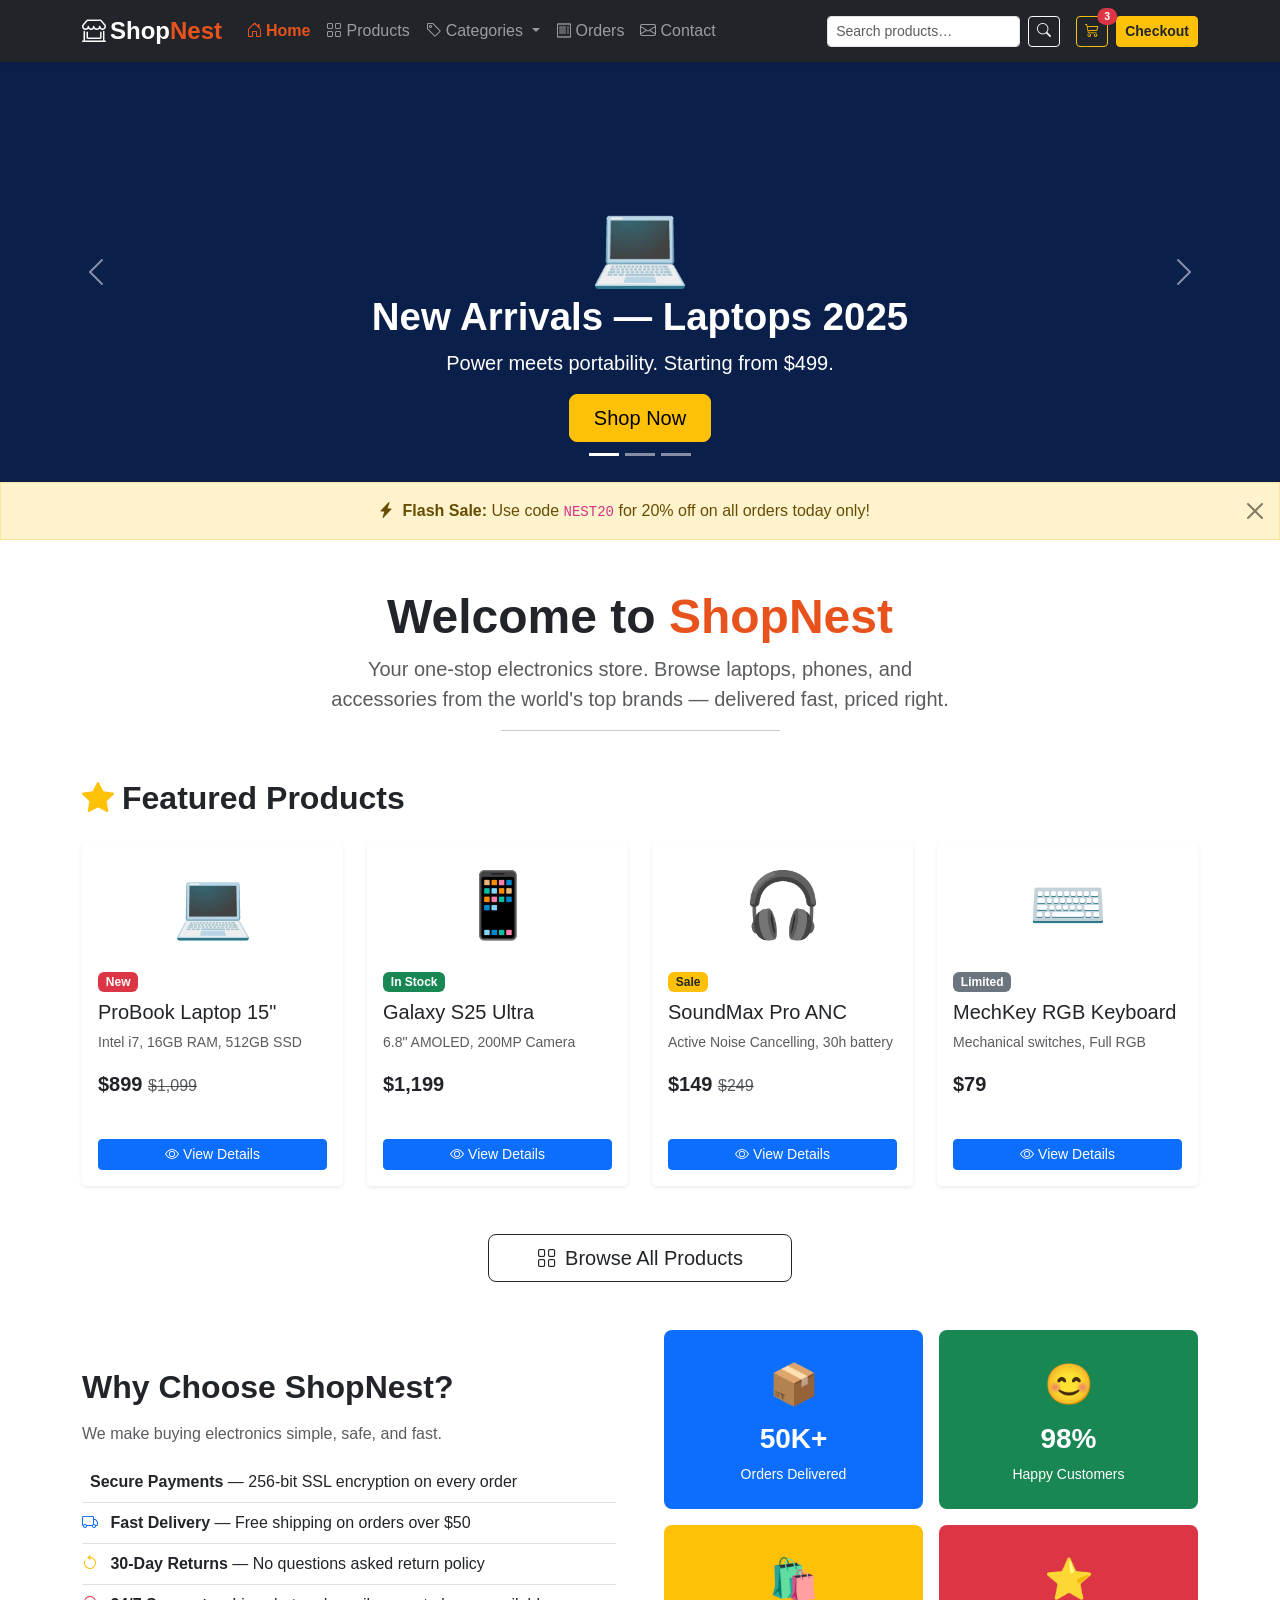
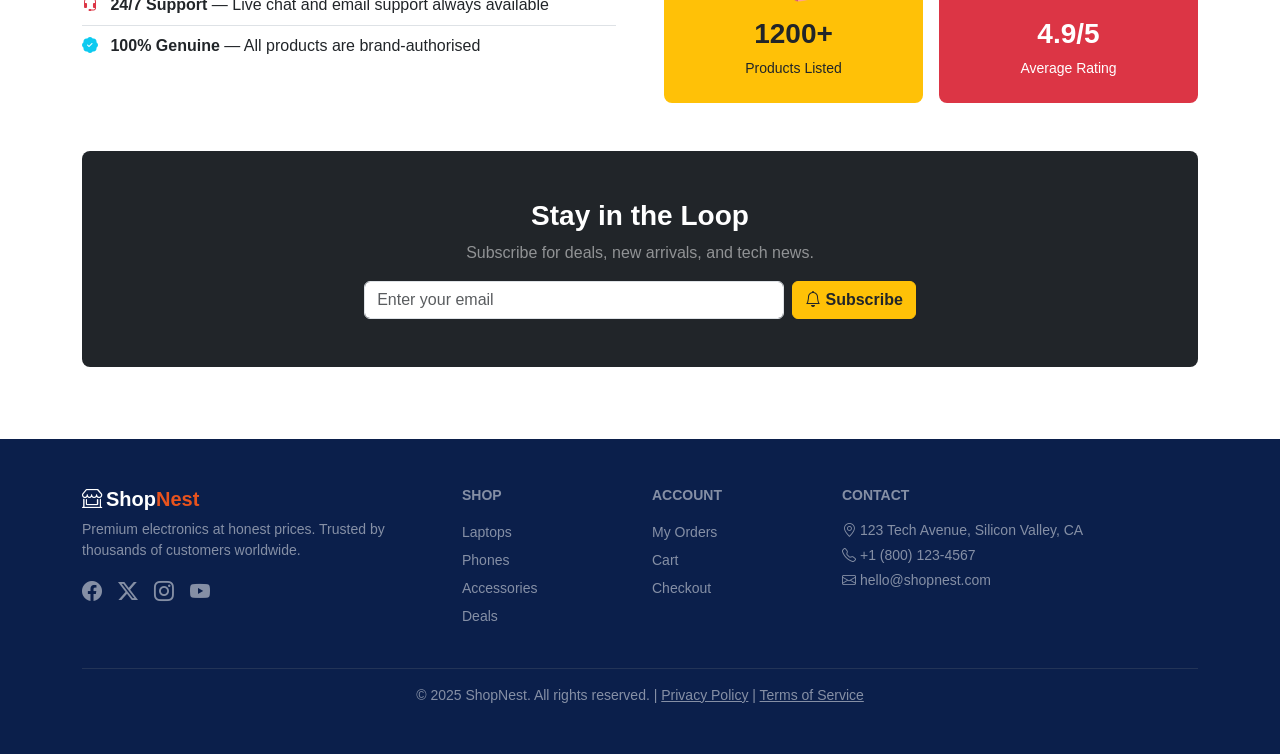
<file: files/index.html>
<!DOCTYPE html>
<html lang="en">
<head>
  <meta charset="UTF-8" />
  <!-- BOOTSTRAP CONCEPT: viewport meta is required for responsive behaviour -->
  <meta name="viewport" content="width=device-width, initial-scale=1.0" />
  <title>ShopNest – Home</title>

  <!-- Bootstrap 5 CSS (CDN) -->
  <link href="https://cdn.jsdelivr.net/npm/bootstrap@5.3.3/dist/css/bootstrap.min.css" rel="stylesheet" />
  <!-- Bootstrap Icons CDN -->
  <link href="https://cdn.jsdelivr.net/npm/bootstrap-icons@1.11.3/font/bootstrap-icons.min.css" rel="stylesheet" />

  <!-- Custom CSS on top of Bootstrap -->
  <style>
    :root {
      --sn-primary: #0b1f4b;
      --sn-accent:  #e8531d;
    }
    body { font-family: 'Segoe UI', sans-serif; }

    /* Navbar brand colour override */
    .navbar-brand span { color: var(--sn-accent); }

    /* Hero carousel text */
    .carousel-caption h2 { font-size: 2.4rem; font-weight: 700; }

    /* Custom card hover */
    .product-card { transition: transform .2s, box-shadow .2s; }
    .product-card:hover { transform: translateY(-4px); box-shadow: 0 8px 24px rgba(0,0,0,.12); }

    /* Footer */
    footer { background: var(--sn-primary); }

    /* Active nav link indicator */
    .navbar .nav-link.active { color: var(--sn-accent) !important; font-weight: 600; }
  </style>
</head>
<body>

  <!-- ============================================================
       COMPONENT 1 — NAVBAR (with dropdown + offcanvas mobile menu)
       Bootstrap concept: navbar-expand-lg collapses below lg breakpoint
       ============================================================ -->
  <nav class="navbar navbar-expand-lg navbar-dark bg-dark sticky-top shadow-sm">
    <div class="container">

      <!-- Brand / Logo -->
      <a class="navbar-brand fw-bold fs-4" href="index.html">
        <i class="bi bi-shop-window me-1"></i>Shop<span>Nest</span>
      </a>

      <!-- Mobile toggler button — shows hamburger icon on small screens -->
      <button class="navbar-toggler" type="button"
              data-bs-toggle="collapse" data-bs-target="#mainNav">
        <span class="navbar-toggler-icon"></span>
      </button>

      <!-- Collapsible nav links -->
      <div class="collapse navbar-collapse" id="mainNav">
        <ul class="navbar-nav me-auto mb-2 mb-lg-0">
          <li class="nav-item">
            <a class="nav-link active" href="index.html">
              <i class="bi bi-house-door me-1"></i>Home
            </a>
          </li>
          <li class="nav-item">
            <a class="nav-link" href="products.html">
              <i class="bi bi-grid me-1"></i>Products
            </a>
          </li>
          <!-- COMPONENT: Dropdown inside Navbar -->
          <li class="nav-item dropdown">
            <a class="nav-link dropdown-toggle" href="#" data-bs-toggle="dropdown">
              <i class="bi bi-tag me-1"></i>Categories
            </a>
            <ul class="dropdown-menu">
              <li><a class="dropdown-item" href="products.html">Laptops</a></li>
              <li><a class="dropdown-item" href="products.html">Smartphones</a></li>
              <li><a class="dropdown-item" href="products.html">Accessories</a></li>
              <li><hr class="dropdown-divider" /></li>
              <li><a class="dropdown-item" href="products.html">All Products</a></li>
            </ul>
          </li>
          <li class="nav-item">
            <a class="nav-link" href="orders.html">
              <i class="bi bi-receipt me-1"></i>Orders
            </a>
          </li>
          <li class="nav-item">
            <a class="nav-link" href="contact.html">
              <i class="bi bi-envelope me-1"></i>Contact
            </a>
          </li>
        </ul>

        <!-- Search bar in navbar -->
        <form class="d-flex me-3" role="search">
          <input class="form-control form-control-sm me-2" type="search" placeholder="Search products…" />
          <button class="btn btn-sm btn-outline-light" type="submit">
            <i class="bi bi-search"></i>
          </button>
        </form>

        <!-- Cart icon with badge -->
        <a href="cart.html" class="btn btn-outline-warning btn-sm position-relative me-2">
          <i class="bi bi-cart3"></i>
          <!-- COMPONENT: BADGE -->
          <span class="position-absolute top-0 start-100 translate-middle badge rounded-pill bg-danger">
            3
          </span>
        </a>

        <a href="checkout.html" class="btn btn-sm btn-warning text-dark fw-semibold">
          Checkout
        </a>
      </div>
    </div>
  </nav>
  <!-- END NAVBAR -->


  <!-- ============================================================
       COMPONENT 2 — CAROUSEL (Hero slider)
       Bootstrap concept: data-bs-ride="carousel" auto-plays it
       ============================================================ -->
  <div id="heroCarousel" class="carousel slide" data-bs-ride="carousel">

    <!-- Indicators (dots at bottom) -->
    <div class="carousel-indicators">
      <button type="button" data-bs-target="#heroCarousel" data-bs-slide-to="0" class="active"></button>
      <button type="button" data-bs-target="#heroCarousel" data-bs-slide-to="1"></button>
      <button type="button" data-bs-target="#heroCarousel" data-bs-slide-to="2"></button>
    </div>

    <div class="carousel-inner">
      <!-- Slide 1 -->
      <div class="carousel-item active">
        <svg class="d-block w-100" height="420" xmlns="http://www.w3.org/2000/svg" style="background:#0b1f4b">
          <text x="50%" y="45%" dominant-baseline="middle" text-anchor="middle" fill="#ffffff" font-size="80">💻</text>
        </svg>
        <div class="carousel-caption d-none d-md-block">
          <h2 class="fw-bold">New Arrivals — Laptops 2025</h2>
          <p class="lead">Power meets portability. Starting from $499.</p>
          <a href="products.html" class="btn btn-warning btn-lg px-4">Shop Now</a>
        </div>
      </div>
      <!-- Slide 2 -->
      <div class="carousel-item">
        <svg class="d-block w-100" height="420" xmlns="http://www.w3.org/2000/svg" style="background:#1a3a6b">
          <text x="50%" y="45%" dominant-baseline="middle" text-anchor="middle" fill="#ffffff" font-size="80">📱</text>
        </svg>
        <div class="carousel-caption d-none d-md-block">
          <h2 class="fw-bold">Smartphones — Best Deals</h2>
          <p class="lead">Top brands, unbeatable prices.</p>
          <a href="products.html" class="btn btn-warning btn-lg px-4">Explore</a>
        </div>
      </div>
      <!-- Slide 3 -->
      <div class="carousel-item">
        <svg class="d-block w-100" height="420" xmlns="http://www.w3.org/2000/svg" style="background:#e8531d">
          <text x="50%" y="45%" dominant-baseline="middle" text-anchor="middle" fill="#ffffff" font-size="80">🎧</text>
        </svg>
        <div class="carousel-caption d-none d-md-block">
          <h2 class="fw-bold">Accessories Sale — Up to 40% Off</h2>
          <p class="lead">Headphones, chargers, cases and more.</p>
          <a href="products.html" class="btn btn-dark btn-lg px-4">View Sale</a>
        </div>
      </div>
    </div>

    <!-- Prev / Next controls -->
    <button class="carousel-control-prev" type="button" data-bs-target="#heroCarousel" data-bs-slide="prev">
      <span class="carousel-control-prev-icon"></span>
    </button>
    <button class="carousel-control-next" type="button" data-bs-target="#heroCarousel" data-bs-slide="next">
      <span class="carousel-control-next-icon"></span>
    </button>
  </div>
  <!-- END CAROUSEL -->


  <!-- ============================================================
       COMPONENT 3 — ALERT (Promo banner)
       Bootstrap concept: dismissible alert with close button
       ============================================================ -->
  <div class="alert alert-warning alert-dismissible fade show mb-0 rounded-0 text-center" role="alert">
    <i class="bi bi-lightning-charge-fill me-1"></i>
    <strong>Flash Sale:</strong> Use code <code>NEST20</code> for 20% off on all orders today only!
    <button type="button" class="btn-close" data-bs-dismiss="alert"></button>
  </div>


  <main class="py-5">
    <div class="container">

      <!-- ============================================================
           COMPONENT 4 — TYPOGRAPHY (h1–h6, p, lead, display)
           Bootstrap concept: display-* classes for oversized headings
           ============================================================ -->
      <div class="text-center mb-5">
        <h1 class="display-5 fw-bold text-dark">Welcome to <span style="color:#e8531d">ShopNest</span></h1>
        <p class="lead text-muted col-lg-7 mx-auto">
          Your one-stop electronics store. Browse laptops, phones, and accessories
          from the world's top brands — delivered fast, priced right.
        </p>
        <hr class="w-25 mx-auto" />
        <!-- Typography scale demonstration -->
        <div class="row mt-3 text-start col-lg-6 mx-auto d-none">
          <h1>h1. Heading One</h1>
          <h2>h2. Heading Two</h2>
          <h3>h3. Heading Three</h3>
          <h4>h4. Heading Four</h4>
          <h5>h5. Heading Five</h5>
          <h6>h6. Heading Six</h6>
        </div>
      </div>

      <!-- ============================================================
           COMPONENT 5 — CARDS (Featured Products)
           Bootstrap concept: card with card-img-top, card-body, badge
           ============================================================ -->
      <h2 class="fw-semibold mb-4">
        <i class="bi bi-star-fill text-warning me-2"></i>Featured Products
      </h2>

      <div class="row row-cols-1 row-cols-sm-2 row-cols-md-3 row-cols-lg-4 g-4 mb-5">

        <!-- Product Card 1 -->
        <div class="col">
          <div class="card h-100 product-card border-0 shadow-sm">
            <div class="text-center pt-3" style="font-size:4rem">💻</div>
            <div class="card-body">
              <!-- BADGE inside Card -->
              <span class="badge bg-danger mb-2">New</span>
              <h5 class="card-title">ProBook Laptop 15"</h5>
              <p class="card-text text-muted small">Intel i7, 16GB RAM, 512GB SSD</p>
              <p class="fw-bold fs-5 text-dark">$899 <del class="text-muted fs-6 fw-normal">$1,099</del></p>
            </div>
            <div class="card-footer bg-white border-0 pb-3">
              <a href="product-detail.html" class="btn btn-primary btn-sm w-100">
                <i class="bi bi-eye me-1"></i>View Details
              </a>
            </div>
          </div>
        </div>

        <!-- Product Card 2 -->
        <div class="col">
          <div class="card h-100 product-card border-0 shadow-sm">
            <div class="text-center pt-3" style="font-size:4rem">📱</div>
            <div class="card-body">
              <span class="badge bg-success mb-2">In Stock</span>
              <h5 class="card-title">Galaxy S25 Ultra</h5>
              <p class="card-text text-muted small">6.8" AMOLED, 200MP Camera</p>
              <p class="fw-bold fs-5 text-dark">$1,199</p>
            </div>
            <div class="card-footer bg-white border-0 pb-3">
              <a href="product-detail.html" class="btn btn-primary btn-sm w-100">
                <i class="bi bi-eye me-1"></i>View Details
              </a>
            </div>
          </div>
        </div>

        <!-- Product Card 3 -->
        <div class="col">
          <div class="card h-100 product-card border-0 shadow-sm">
            <div class="text-center pt-3" style="font-size:4rem">🎧</div>
            <div class="card-body">
              <span class="badge bg-warning text-dark mb-2">Sale</span>
              <h5 class="card-title">SoundMax Pro ANC</h5>
              <p class="card-text text-muted small">Active Noise Cancelling, 30h battery</p>
              <p class="fw-bold fs-5 text-dark">$149 <del class="text-muted fs-6 fw-normal">$249</del></p>
            </div>
            <div class="card-footer bg-white border-0 pb-3">
              <a href="product-detail.html" class="btn btn-primary btn-sm w-100">
                <i class="bi bi-eye me-1"></i>View Details
              </a>
            </div>
          </div>
        </div>

        <!-- Product Card 4 -->
        <div class="col">
          <div class="card h-100 product-card border-0 shadow-sm">
            <div class="text-center pt-3" style="font-size:4rem">⌨️</div>
            <div class="card-body">
              <span class="badge bg-secondary mb-2">Limited</span>
              <h5 class="card-title">MechKey RGB Keyboard</h5>
              <p class="card-text text-muted small">Mechanical switches, Full RGB</p>
              <p class="fw-bold fs-5 text-dark">$79</p>
            </div>
            <div class="card-footer bg-white border-0 pb-3">
              <a href="product-detail.html" class="btn btn-primary btn-sm w-100">
                <i class="bi bi-eye me-1"></i>View Details
              </a>
            </div>
          </div>
        </div>

      </div>

      <div class="text-center mb-5">
        <a href="products.html" class="btn btn-outline-dark btn-lg px-5">
          <i class="bi bi-grid me-2"></i>Browse All Products
        </a>
      </div>


      <!-- ============================================================
           COMPONENT 6 — LISTS (Why Shop With Us — icon list)
           Bootstrap concept: list-group with list-group-flush
           ============================================================ -->
      <div class="row align-items-center g-5 mb-5">
        <div class="col-md-6">
          <h2 class="fw-semibold mb-3">Why Choose ShopNest?</h2>
          <p class="text-muted">We make buying electronics simple, safe, and fast.</p>
          <!-- List Group -->
          <ul class="list-group list-group-flush">
            <li class="list-group-item px-0">
              <i class="bi bi-shield-check-fill text-success me-2"></i>
              <strong>Secure Payments</strong> — 256-bit SSL encryption on every order
            </li>
            <li class="list-group-item px-0">
              <i class="bi bi-truck text-primary me-2"></i>
              <strong>Fast Delivery</strong> — Free shipping on orders over $50
            </li>
            <li class="list-group-item px-0">
              <i class="bi bi-arrow-counterclockwise text-warning me-2"></i>
              <strong>30-Day Returns</strong> — No questions asked return policy
            </li>
            <li class="list-group-item px-0">
              <i class="bi bi-headset text-danger me-2"></i>
              <strong>24/7 Support</strong> — Live chat and email support always available
            </li>
            <li class="list-group-item px-0">
              <i class="bi bi-patch-check-fill text-info me-2"></i>
              <strong>100% Genuine</strong> — All products are brand-authorised
            </li>
          </ul>
        </div>
        <div class="col-md-6 text-center">
          <div class="row g-3">
            <div class="col-6">
              <div class="bg-primary text-white rounded-3 p-4">
                <div style="font-size:2.5rem">📦</div>
                <h3 class="fw-bold mt-2">50K+</h3>
                <p class="mb-0 small">Orders Delivered</p>
              </div>
            </div>
            <div class="col-6">
              <div class="bg-success text-white rounded-3 p-4">
                <div style="font-size:2.5rem">😊</div>
                <h3 class="fw-bold mt-2">98%</h3>
                <p class="mb-0 small">Happy Customers</p>
              </div>
            </div>
            <div class="col-6">
              <div class="bg-warning text-dark rounded-3 p-4">
                <div style="font-size:2.5rem">🛍️</div>
                <h3 class="fw-bold mt-2">1200+</h3>
                <p class="mb-0 small">Products Listed</p>
              </div>
            </div>
            <div class="col-6">
              <div class="bg-danger text-white rounded-3 p-4">
                <div style="font-size:2.5rem">⭐</div>
                <h3 class="fw-bold mt-2">4.9/5</h3>
                <p class="mb-0 small">Average Rating</p>
              </div>
            </div>
          </div>
        </div>
      </div>

      <!-- Newsletter -->
      <div class="bg-dark text-white rounded-3 p-5 text-center">
        <h3 class="fw-bold mb-2">Stay in the Loop</h3>
        <p class="text-white-50 mb-3">Subscribe for deals, new arrivals, and tech news.</p>
        <form class="row justify-content-center g-2">
          <div class="col-md-5">
            <input type="email" class="form-control" placeholder="Enter your email" />
          </div>
          <div class="col-auto">
            <button class="btn btn-warning text-dark fw-semibold">
              <i class="bi bi-bell me-1"></i>Subscribe
            </button>
          </div>
        </form>
      </div>

    </div>
  </main>


  <!-- ============================================================
       FOOTER with nav links, icons, and typography
       ============================================================ -->
  <footer class="text-white py-5 mt-4">
    <div class="container">
      <div class="row g-4">
        <div class="col-md-4">
          <h5 class="fw-bold"><i class="bi bi-shop-window me-1"></i>Shop<span style="color:#e8531d">Nest</span></h5>
          <p class="text-white-50 small mt-2">
            Premium electronics at honest prices. Trusted by thousands of customers worldwide.
          </p>
          <!-- ICONS — social links -->
          <div class="d-flex gap-3 mt-3">
            <a href="#" class="text-white-50 fs-5"><i class="bi bi-facebook"></i></a>
            <a href="#" class="text-white-50 fs-5"><i class="bi bi-twitter-x"></i></a>
            <a href="#" class="text-white-50 fs-5"><i class="bi bi-instagram"></i></a>
            <a href="#" class="text-white-50 fs-5"><i class="bi bi-youtube"></i></a>
          </div>
        </div>
        <div class="col-md-2">
          <h6 class="fw-semibold text-uppercase mb-3 text-white-50 small">Shop</h6>
          <ul class="list-unstyled">
            <li class="mb-1"><a href="products.html" class="text-white-50 text-decoration-none small">Laptops</a></li>
            <li class="mb-1"><a href="products.html" class="text-white-50 text-decoration-none small">Phones</a></li>
            <li class="mb-1"><a href="products.html" class="text-white-50 text-decoration-none small">Accessories</a></li>
            <li class="mb-1"><a href="products.html" class="text-white-50 text-decoration-none small">Deals</a></li>
          </ul>
        </div>
        <div class="col-md-2">
          <h6 class="fw-semibold text-uppercase mb-3 text-white-50 small">Account</h6>
          <ul class="list-unstyled">
            <li class="mb-1"><a href="orders.html" class="text-white-50 text-decoration-none small">My Orders</a></li>
            <li class="mb-1"><a href="cart.html" class="text-white-50 text-decoration-none small">Cart</a></li>
            <li class="mb-1"><a href="checkout.html" class="text-white-50 text-decoration-none small">Checkout</a></li>
          </ul>
        </div>
        <div class="col-md-4">
          <h6 class="fw-semibold text-uppercase mb-3 text-white-50 small">Contact</h6>
          <p class="text-white-50 small mb-1"><i class="bi bi-geo-alt me-1"></i>123 Tech Avenue, Silicon Valley, CA</p>
          <p class="text-white-50 small mb-1"><i class="bi bi-telephone me-1"></i>+1 (800) 123-4567</p>
          <p class="text-white-50 small"><i class="bi bi-envelope me-1"></i>hello@shopnest.com</p>
        </div>
      </div>
      <hr class="border-secondary mt-4" />
      <p class="text-center text-white-50 small mb-0">
        &copy; 2025 ShopNest. All rights reserved. |
        <a href="#" class="text-white-50">Privacy Policy</a> |
        <a href="#" class="text-white-50">Terms of Service</a>
      </p>
    </div>
  </footer>

  <!-- Bootstrap JS Bundle (includes Popper — needed for dropdowns, tooltips, modals) -->
  <script src="https://cdn.jsdelivr.net/npm/bootstrap@5.3.3/dist/js/bootstrap.bundle.min.js"></script>
</body>
</html>
</file>
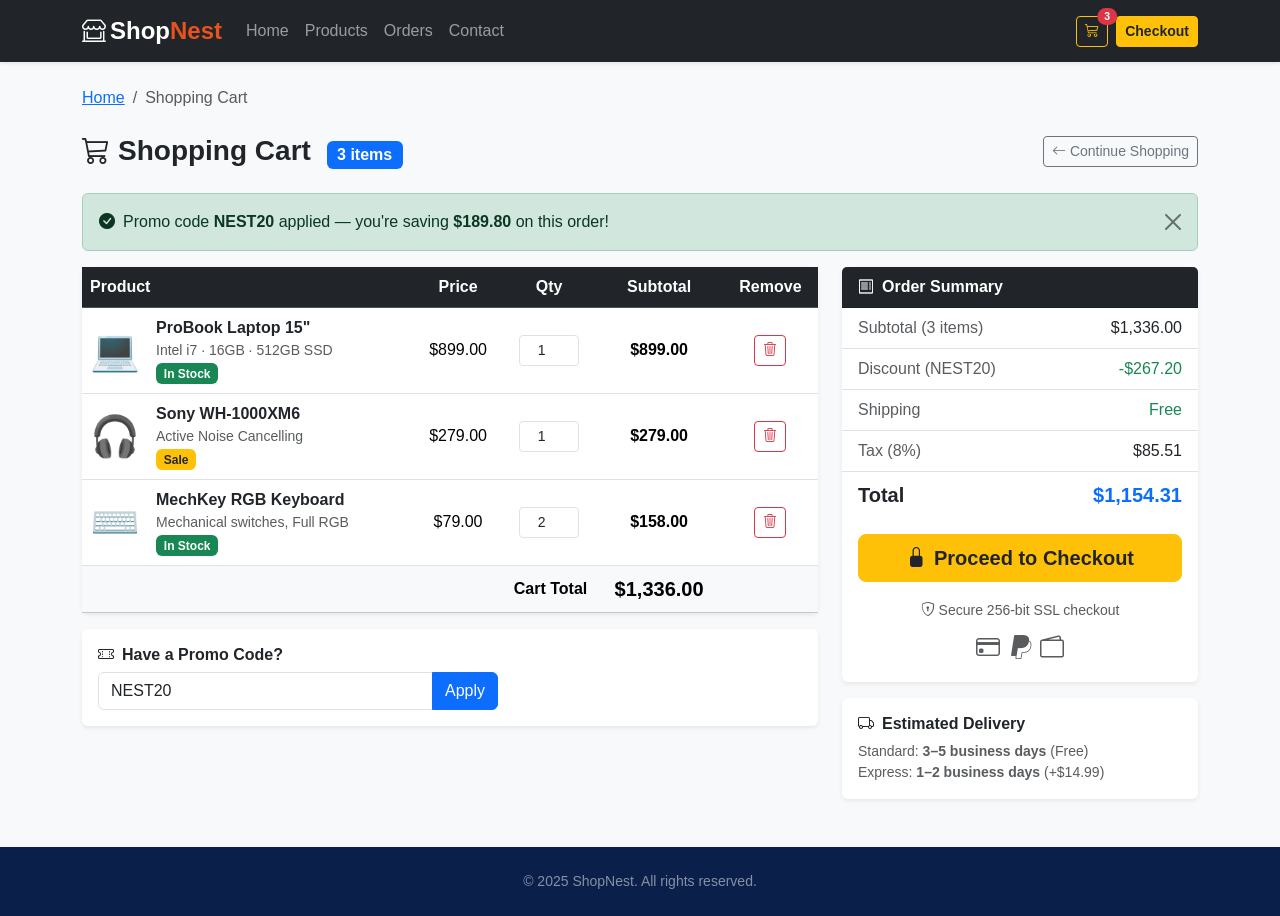
<file: files/cart.html>
<!DOCTYPE html>
<html lang="en">
<head>
  <meta charset="UTF-8" />
  <meta name="viewport" content="width=device-width, initial-scale=1.0" />
  <title>ShopNest – Cart</title>
  <link href="https://cdn.jsdelivr.net/npm/bootstrap@5.3.3/dist/css/bootstrap.min.css" rel="stylesheet" />
  <link href="https://cdn.jsdelivr.net/npm/bootstrap-icons@1.11.3/font/bootstrap-icons.min.css" rel="stylesheet" />
  <style>
    :root { --sn-primary: #0b1f4b; --sn-accent: #e8531d; }
    body { font-family: 'Segoe UI', sans-serif; background: #f8f9fa; }
    .navbar-brand span { color: var(--sn-accent); }
    footer { background: var(--sn-primary); }
    .qty-sm { width: 60px; text-align: center; }
  </style>
</head>
<body>

  <!-- NAVBAR -->
  <nav class="navbar navbar-expand-lg navbar-dark bg-dark sticky-top shadow-sm">
    <div class="container">
      <a class="navbar-brand fw-bold fs-4" href="index.html">
        <i class="bi bi-shop-window me-1"></i>Shop<span>Nest</span>
      </a>
      <button class="navbar-toggler" type="button" data-bs-toggle="collapse" data-bs-target="#mainNav">
        <span class="navbar-toggler-icon"></span>
      </button>
      <div class="collapse navbar-collapse" id="mainNav">
        <ul class="navbar-nav me-auto mb-2 mb-lg-0">
          <li class="nav-item"><a class="nav-link" href="index.html">Home</a></li>
          <li class="nav-item"><a class="nav-link" href="products.html">Products</a></li>
          <li class="nav-item"><a class="nav-link" href="orders.html">Orders</a></li>
          <li class="nav-item"><a class="nav-link" href="contact.html">Contact</a></li>
        </ul>
        <a href="cart.html" class="btn btn-outline-warning btn-sm position-relative me-2">
          <i class="bi bi-cart3"></i>
          <span class="position-absolute top-0 start-100 translate-middle badge rounded-pill bg-danger">3</span>
        </a>
        <a href="checkout.html" class="btn btn-sm btn-warning text-dark fw-semibold">Checkout</a>
      </div>
    </div>
  </nav>

  <div class="container py-4">

    <!-- BREADCRUMB -->
    <nav aria-label="breadcrumb" class="mb-4">
      <ol class="breadcrumb">
        <li class="breadcrumb-item"><a href="index.html">Home</a></li>
        <li class="breadcrumb-item active" aria-current="page">Shopping Cart</li>
      </ol>
    </nav>

    <!-- Page heading -->
    <div class="d-flex align-items-center justify-content-between mb-4">
      <h1 class="fs-3 fw-bold mb-0">
        <i class="bi bi-cart3 me-2"></i>Shopping Cart
        <span class="badge bg-primary ms-2 fs-6">3 items</span>
      </h1>
      <a href="products.html" class="btn btn-outline-secondary btn-sm">
        <i class="bi bi-arrow-left me-1"></i>Continue Shopping
      </a>
    </div>

    <!-- Alert: Promo code applied -->
    <div class="alert alert-success alert-dismissible fade show d-flex align-items-center" role="alert">
      <i class="bi bi-check-circle-fill me-2"></i>
      <div>Promo code <strong>NEST20</strong> applied — you're saving <strong>$189.80</strong> on this order!</div>
      <button type="button" class="btn-close" data-bs-dismiss="alert"></button>
    </div>

    <div class="row g-4">

      <!-- ============================================================
           LEFT: CART TABLE
           COMPONENT: TABLE (responsive, striped, hover)
           Bootstrap concept: table-responsive wraps for horizontal scroll on mobile
           ============================================================ -->
      <div class="col-lg-8">
        <div class="card border-0 shadow-sm">
          <div class="card-body p-0">
            <div class="table-responsive">
              <table class="table table-hover align-middle mb-0">
                <thead class="table-dark">
                  <tr>
                    <th scope="col" style="width:45%">Product</th>
                    <th scope="col" class="text-center">Price</th>
                    <th scope="col" class="text-center">Qty</th>
                    <th scope="col" class="text-center">Subtotal</th>
                    <th scope="col" class="text-center">Remove</th>
                  </tr>
                </thead>
                <tbody>
                  <!-- Row 1 -->
                  <tr>
                    <td>
                      <div class="d-flex align-items-center gap-3">
                        <div style="font-size:2.5rem">💻</div>
                        <div>
                          <a href="product-detail.html" class="fw-semibold text-dark text-decoration-none">ProBook Laptop 15"</a>
                          <p class="text-muted small mb-0">Intel i7 · 16GB · 512GB SSD</p>
                          <span class="badge bg-success small">In Stock</span>
                        </div>
                      </div>
                    </td>
                    <td class="text-center">$899.00</td>
                    <td class="text-center">
                      <input type="number" class="form-control form-control-sm qty-sm mx-auto" value="1" min="1" />
                    </td>
                    <td class="text-center fw-bold">$899.00</td>
                    <td class="text-center">
                      <button class="btn btn-sm btn-outline-danger">
                        <i class="bi bi-trash3"></i>
                      </button>
                    </td>
                  </tr>
                  <!-- Row 2 -->
                  <tr>
                    <td>
                      <div class="d-flex align-items-center gap-3">
                        <div style="font-size:2.5rem">🎧</div>
                        <div>
                          <a href="product-detail.html" class="fw-semibold text-dark text-decoration-none">Sony WH-1000XM6</a>
                          <p class="text-muted small mb-0">Active Noise Cancelling</p>
                          <span class="badge bg-warning text-dark small">Sale</span>
                        </div>
                      </div>
                    </td>
                    <td class="text-center">$279.00</td>
                    <td class="text-center">
                      <input type="number" class="form-control form-control-sm qty-sm mx-auto" value="1" min="1" />
                    </td>
                    <td class="text-center fw-bold">$279.00</td>
                    <td class="text-center">
                      <button class="btn btn-sm btn-outline-danger">
                        <i class="bi bi-trash3"></i>
                      </button>
                    </td>
                  </tr>
                  <!-- Row 3 -->
                  <tr>
                    <td>
                      <div class="d-flex align-items-center gap-3">
                        <div style="font-size:2.5rem">⌨️</div>
                        <div>
                          <a href="product-detail.html" class="fw-semibold text-dark text-decoration-none">MechKey RGB Keyboard</a>
                          <p class="text-muted small mb-0">Mechanical switches, Full RGB</p>
                          <span class="badge bg-success small">In Stock</span>
                        </div>
                      </div>
                    </td>
                    <td class="text-center">$79.00</td>
                    <td class="text-center">
                      <input type="number" class="form-control form-control-sm qty-sm mx-auto" value="2" min="1" />
                    </td>
                    <td class="text-center fw-bold">$158.00</td>
                    <td class="text-center">
                      <button class="btn btn-sm btn-outline-danger">
                        <i class="bi bi-trash3"></i>
                      </button>
                    </td>
                  </tr>
                </tbody>
                <tfoot class="table-light">
                  <tr>
                    <td colspan="3" class="text-end fw-semibold">Cart Total</td>
                    <td class="text-center fw-bold fs-5">$1,336.00</td>
                    <td></td>
                  </tr>
                </tfoot>
              </table>
            </div>
          </div>
        </div>

        <!-- Promo code input -->
        <div class="card border-0 shadow-sm mt-3">
          <div class="card-body">
            <h6 class="fw-semibold mb-2"><i class="bi bi-ticket-perforated me-2"></i>Have a Promo Code?</h6>
            <div class="input-group" style="max-width:400px">
              <input type="text" class="form-control" placeholder="Enter code e.g. NEST20" value="NEST20" />
              <button class="btn btn-primary">Apply</button>
            </div>
          </div>
        </div>
      </div>

      <!-- ============================================================
           RIGHT: ORDER SUMMARY — list group
           COMPONENT: LIST GROUP
           ============================================================ -->
      <div class="col-lg-4">
        <div class="card border-0 shadow-sm">
          <div class="card-header bg-dark text-white fw-semibold">
            <i class="bi bi-receipt me-2"></i>Order Summary
          </div>
          <ul class="list-group list-group-flush">
            <li class="list-group-item d-flex justify-content-between">
              <span class="text-muted">Subtotal (3 items)</span>
              <span>$1,336.00</span>
            </li>
            <li class="list-group-item d-flex justify-content-between">
              <span class="text-muted">Discount (NEST20)</span>
              <span class="text-success">-$267.20</span>
            </li>
            <li class="list-group-item d-flex justify-content-between">
              <span class="text-muted">Shipping</span>
              <span class="text-success">Free</span>
            </li>
            <li class="list-group-item d-flex justify-content-between">
              <span class="text-muted">Tax (8%)</span>
              <span>$85.51</span>
            </li>
            <li class="list-group-item d-flex justify-content-between fw-bold fs-5">
              <span>Total</span>
              <span class="text-primary">$1,154.31</span>
            </li>
          </ul>
          <div class="card-body">
            <a href="checkout.html" class="btn btn-warning text-dark fw-bold w-100 btn-lg">
              <i class="bi bi-lock-fill me-2"></i>Proceed to Checkout
            </a>
            <div class="text-center mt-3">
              <small class="text-muted"><i class="bi bi-shield-lock me-1"></i>Secure 256-bit SSL checkout</small>
            </div>
            <!-- Payment icons -->
            <div class="d-flex justify-content-center gap-2 mt-2 text-muted">
              <i class="bi bi-credit-card fs-4"></i>
              <i class="bi bi-paypal fs-4"></i>
              <i class="bi bi-wallet2 fs-4"></i>
            </div>
          </div>
        </div>

        <!-- Estimated delivery -->
        <div class="card border-0 shadow-sm mt-3">
          <div class="card-body">
            <h6 class="fw-semibold mb-2"><i class="bi bi-truck me-2"></i>Estimated Delivery</h6>
            <p class="text-muted small mb-0">Standard: <strong>3–5 business days</strong> (Free)</p>
            <p class="text-muted small mb-0">Express: <strong>1–2 business days</strong> (+$14.99)</p>
          </div>
        </div>
      </div>

    </div>
  </div>

  <!-- FOOTER -->
  <footer class="text-white py-4 mt-4">
    <div class="container text-center">
      <p class="text-white-50 small mb-0">&copy; 2025 ShopNest. All rights reserved.</p>
    </div>
  </footer>

  <script src="https://cdn.jsdelivr.net/npm/bootstrap@5.3.3/dist/js/bootstrap.bundle.min.js"></script>
</body>
</html>
</file>
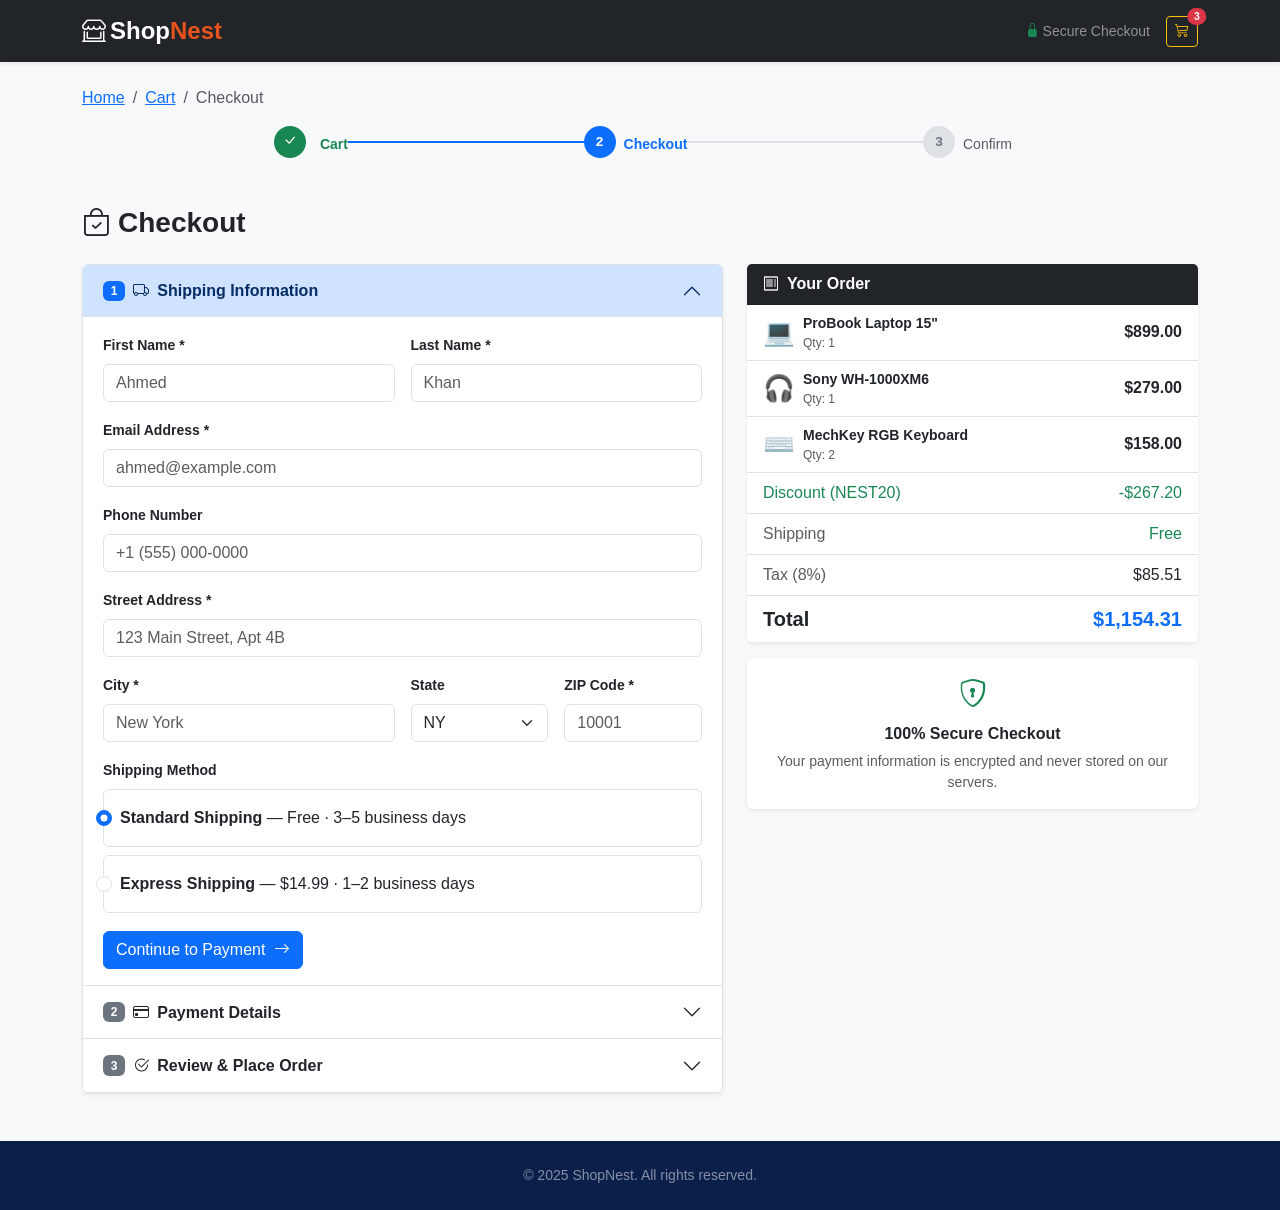
<file: files/checkout.html>
<!DOCTYPE html>
<html lang="en">
<head>
  <meta charset="UTF-8" />
  <meta name="viewport" content="width=device-width, initial-scale=1.0" />
  <title>ShopNest – Checkout</title>
  <link href="https://cdn.jsdelivr.net/npm/bootstrap@5.3.3/dist/css/bootstrap.min.css" rel="stylesheet" />
  <link href="https://cdn.jsdelivr.net/npm/bootstrap-icons@1.11.3/font/bootstrap-icons.min.css" rel="stylesheet" />
  <style>
    :root { --sn-primary: #0b1f4b; --sn-accent: #e8531d; }
    body { font-family: 'Segoe UI', sans-serif; background: #f8f9fa; }
    .navbar-brand span { color: var(--sn-accent); }
    footer { background: var(--sn-primary); }
    /* Step indicator */
    .step-indicator .step { display:flex; align-items:center; gap:8px; }
    .step-indicator .step-num { width:32px; height:32px; border-radius:50%; display:flex; align-items:center; justify-content:center; font-size:.85rem; font-weight:600; }
    .step-indicator .step-line { flex:1; height:2px; background:#dee2e6; }
    .step-indicator .step-line.done { background:#0d6efd; }
    .step-indicator .step.active .step-num { background:#0d6efd; color:#fff; }
    .step-indicator .step.done .step-num { background:#198754; color:#fff; }
    .step-indicator .step .step-num { background:#dee2e6; color:#6c757d; }
  </style>
</head>
<body>

  <!-- NAVBAR -->
  <nav class="navbar navbar-expand-lg navbar-dark bg-dark sticky-top shadow-sm">
    <div class="container">
      <a class="navbar-brand fw-bold fs-4" href="index.html">
        <i class="bi bi-shop-window me-1"></i>Shop<span>Nest</span>
      </a>
      <div class="ms-auto d-flex align-items-center gap-3">
        <small class="text-white-50 d-none d-md-inline">
          <i class="bi bi-lock-fill text-success me-1"></i>Secure Checkout
        </small>
        <a href="cart.html" class="btn btn-outline-warning btn-sm position-relative">
          <i class="bi bi-cart3"></i>
          <span class="position-absolute top-0 start-100 translate-middle badge rounded-pill bg-danger">3</span>
        </a>
      </div>
    </div>
  </nav>

  <div class="container py-4">

    <!-- BREADCRUMB -->
    <nav aria-label="breadcrumb" class="mb-3">
      <ol class="breadcrumb">
        <li class="breadcrumb-item"><a href="index.html">Home</a></li>
        <li class="breadcrumb-item"><a href="cart.html">Cart</a></li>
        <li class="breadcrumb-item active" aria-current="page">Checkout</li>
      </ol>
    </nav>

    <!-- ============================================================
         STEP PROGRESS INDICATOR (custom built with Bootstrap utilities)
         Visually shows where in the checkout flow the user is
         ============================================================ -->
    <div class="d-flex align-items-center step-indicator mb-5 col-lg-8 mx-auto">
      <div class="step done text-center" style="min-width:80px">
        <div class="step-num mx-auto"><i class="bi bi-check-lg"></i></div>
        <small class="d-block mt-1 text-success fw-semibold">Cart</small>
      </div>
      <div class="step-line done"></div>
      <div class="step active text-center" style="min-width:80px">
        <div class="step-num mx-auto">2</div>
        <small class="d-block mt-1 text-primary fw-semibold">Checkout</small>
      </div>
      <div class="step-line"></div>
      <div class="step text-center" style="min-width:80px">
        <div class="step-num mx-auto">3</div>
        <small class="d-block mt-1 text-muted">Confirm</small>
      </div>
    </div>

    <h1 class="fs-3 fw-bold mb-4"><i class="bi bi-bag-check me-2"></i>Checkout</h1>

    <div class="row g-4">

      <!-- LEFT: Checkout form in accordion steps -->
      <div class="col-lg-7">

        <!-- ============================================================
             COMPONENT: ACCORDION (checkout steps — shipping, payment, review)
             Bootstrap concept: each accordion-item can expand/collapse
             ============================================================ -->
        <div class="accordion shadow-sm" id="checkoutAccordion">

          <!-- STEP 1: Shipping Info -->
          <div class="accordion-item">
            <h2 class="accordion-header">
              <button class="accordion-button fw-semibold" type="button"
                      data-bs-toggle="collapse" data-bs-target="#step1">
                <span class="badge bg-primary me-2">1</span>
                <i class="bi bi-truck me-2"></i>Shipping Information
              </button>
            </h2>
            <div id="step1" class="accordion-collapse collapse show" data-bs-parent="#checkoutAccordion">
              <div class="accordion-body">
                <!-- COMPONENT: FORM (shipping details) -->
                <form>
                  <div class="row g-3">
                    <div class="col-md-6">
                      <label class="form-label fw-semibold small">First Name *</label>
                      <input type="text" class="form-control" placeholder="Ahmed" required />
                    </div>
                    <div class="col-md-6">
                      <label class="form-label fw-semibold small">Last Name *</label>
                      <input type="text" class="form-control" placeholder="Khan" required />
                    </div>
                    <div class="col-12">
                      <label class="form-label fw-semibold small">Email Address *</label>
                      <input type="email" class="form-control" placeholder="ahmed@example.com" required />
                    </div>
                    <div class="col-12">
                      <label class="form-label fw-semibold small">Phone Number</label>
                      <input type="tel" class="form-control" placeholder="+1 (555) 000-0000" />
                    </div>
                    <div class="col-12">
                      <label class="form-label fw-semibold small">Street Address *</label>
                      <input type="text" class="form-control" placeholder="123 Main Street, Apt 4B" required />
                    </div>
                    <div class="col-md-6">
                      <label class="form-label fw-semibold small">City *</label>
                      <input type="text" class="form-control" placeholder="New York" required />
                    </div>
                    <div class="col-md-3">
                      <label class="form-label fw-semibold small">State</label>
                      <select class="form-select">
                        <option>NY</option><option>CA</option><option>TX</option>
                      </select>
                    </div>
                    <div class="col-md-3">
                      <label class="form-label fw-semibold small">ZIP Code *</label>
                      <input type="text" class="form-control" placeholder="10001" required />
                    </div>
                    <!-- Shipping method radio -->
                    <div class="col-12">
                      <label class="form-label fw-semibold small">Shipping Method</label>
                      <div class="form-check border rounded p-3 mb-2">
                        <input class="form-check-input" type="radio" name="ship" id="shipStd" checked />
                        <label class="form-check-label" for="shipStd">
                          <strong>Standard Shipping</strong> — Free · 3–5 business days
                        </label>
                      </div>
                      <div class="form-check border rounded p-3">
                        <input class="form-check-input" type="radio" name="ship" id="shipExp" />
                        <label class="form-check-label" for="shipExp">
                          <strong>Express Shipping</strong> — $14.99 · 1–2 business days
                        </label>
                      </div>
                    </div>
                  </div>
                  <button type="button" class="btn btn-primary mt-3"
                          onclick="nextStep('step2')">
                    Continue to Payment <i class="bi bi-arrow-right ms-1"></i>
                  </button>
                </form>
              </div>
            </div>
          </div>

          <!-- STEP 2: Payment -->
          <div class="accordion-item">
            <h2 class="accordion-header">
              <button class="accordion-button collapsed fw-semibold" type="button"
                      data-bs-toggle="collapse" data-bs-target="#step2">
                <span class="badge bg-secondary me-2">2</span>
                <i class="bi bi-credit-card me-2"></i>Payment Details
              </button>
            </h2>
            <div id="step2" class="accordion-collapse collapse" data-bs-parent="#checkoutAccordion">
              <div class="accordion-body">

                <!-- Payment method tabs -->
                <ul class="nav nav-pills mb-3" id="paymentTabs">
                  <li class="nav-item">
                    <button class="nav-link active" data-bs-toggle="pill" data-bs-target="#cardPay">
                      <i class="bi bi-credit-card me-1"></i>Card
                    </button>
                  </li>
                  <li class="nav-item">
                    <button class="nav-link" data-bs-toggle="pill" data-bs-target="#paypalPay">
                      <i class="bi bi-paypal me-1"></i>PayPal
                    </button>
                  </li>
                  <li class="nav-item">
                    <button class="nav-link" data-bs-toggle="pill" data-bs-target="#codPay">
                      <i class="bi bi-cash-coin me-1"></i>Cash on Delivery
                    </button>
                  </li>
                </ul>

                <div class="tab-content">
                  <!-- Card payment form -->
                  <div class="tab-pane fade show active" id="cardPay">
                    <form>
                      <div class="mb-3">
                        <label class="form-label fw-semibold small">Cardholder Name</label>
                        <input type="text" class="form-control" placeholder="Ahmed Khan" />
                      </div>
                      <div class="mb-3">
                        <label class="form-label fw-semibold small">Card Number</label>
                        <div class="input-group">
                          <input type="text" class="form-control" placeholder="1234 5678 9012 3456" maxlength="19" />
                          <span class="input-group-text"><i class="bi bi-credit-card text-muted"></i></span>
                        </div>
                      </div>
                      <div class="row g-3">
                        <div class="col-7">
                          <label class="form-label fw-semibold small">Expiry Date</label>
                          <input type="text" class="form-control" placeholder="MM / YY" maxlength="7" />
                        </div>
                        <div class="col-5">
                          <label class="form-label fw-semibold small">CVV</label>
                          <input type="password" class="form-control" placeholder="•••" maxlength="4" />
                        </div>
                      </div>
                      <div class="form-check mt-3">
                        <input type="checkbox" class="form-check-input" id="saveCard" />
                        <label class="form-check-label small" for="saveCard">Save card for future purchases</label>
                      </div>
                    </form>
                  </div>
                  <div class="tab-pane fade" id="paypalPay">
                    <div class="text-center py-3">
                      <p class="text-muted mb-3">You'll be redirected to PayPal to complete payment securely.</p>
                      <button class="btn btn-primary px-4">
                        <i class="bi bi-paypal me-2"></i>Pay with PayPal
                      </button>
                    </div>
                  </div>
                  <div class="tab-pane fade" id="codPay">
                    <div class="alert alert-info d-flex align-items-center mt-2">
                      <i class="bi bi-info-circle me-2"></i>
                      Pay in cash when your order arrives. No online payment required.
                    </div>
                  </div>
                </div>

                <button type="button" class="btn btn-primary mt-3"
                        onclick="nextStep('step3')">
                  Review Order <i class="bi bi-arrow-right ms-1"></i>
                </button>
              </div>
            </div>
          </div>

          <!-- STEP 3: Review & Place Order -->
          <div class="accordion-item">
            <h2 class="accordion-header">
              <button class="accordion-button collapsed fw-semibold" type="button"
                      data-bs-toggle="collapse" data-bs-target="#step3">
                <span class="badge bg-secondary me-2">3</span>
                <i class="bi bi-check2-circle me-2"></i>Review & Place Order
              </button>
            </h2>
            <div id="step3" class="accordion-collapse collapse" data-bs-parent="#checkoutAccordion">
              <div class="accordion-body">
                <div class="alert alert-warning d-flex align-items-center">
                  <i class="bi bi-exclamation-triangle me-2"></i>
                  Please review your order before confirming. This action cannot be undone.
                </div>
                <ul class="list-group list-group-flush mb-3">
                  <li class="list-group-item d-flex justify-content-between px-0"><span>ProBook Laptop 15" × 1</span><span>$899.00</span></li>
                  <li class="list-group-item d-flex justify-content-between px-0"><span>Sony WH-1000XM6 × 1</span><span>$279.00</span></li>
                  <li class="list-group-item d-flex justify-content-between px-0"><span>MechKey RGB Keyboard × 2</span><span>$158.00</span></li>
                  <li class="list-group-item d-flex justify-content-between px-0 text-success"><span>Discount (NEST20)</span><span>-$267.20</span></li>
                  <li class="list-group-item d-flex justify-content-between px-0 fw-bold"><span>Total</span><span class="text-primary">$1,154.31</span></li>
                </ul>
                <div class="form-check mb-3">
                  <input type="checkbox" class="form-check-input" id="agreeTerms" required />
                  <label class="form-check-label small" for="agreeTerms">
                    I agree to ShopNest's <a href="#">Terms of Service</a> and <a href="#">Privacy Policy</a>
                  </label>
                </div>
                <button class="btn btn-success btn-lg w-100" onclick="placeOrder()">
                  <i class="bi bi-lock-fill me-2"></i>Place Order — $1,154.31
                </button>
              </div>
            </div>
          </div>
        </div><!-- end accordion -->
      </div>

      <!-- RIGHT: Mini order summary -->
      <div class="col-lg-5">
        <div class="card border-0 shadow-sm">
          <div class="card-header bg-dark text-white fw-semibold">
            <i class="bi bi-receipt me-2"></i>Your Order
          </div>
          <ul class="list-group list-group-flush">
            <li class="list-group-item">
              <div class="d-flex justify-content-between align-items-center">
                <div class="d-flex align-items-center gap-2">
                  <span style="font-size:1.6rem">💻</span>
                  <div>
                    <p class="mb-0 small fw-semibold">ProBook Laptop 15"</p>
                    <p class="mb-0 text-muted" style="font-size:.75rem">Qty: 1</p>
                  </div>
                </div>
                <span class="fw-semibold">$899.00</span>
              </div>
            </li>
            <li class="list-group-item">
              <div class="d-flex justify-content-between align-items-center">
                <div class="d-flex align-items-center gap-2">
                  <span style="font-size:1.6rem">🎧</span>
                  <div>
                    <p class="mb-0 small fw-semibold">Sony WH-1000XM6</p>
                    <p class="mb-0 text-muted" style="font-size:.75rem">Qty: 1</p>
                  </div>
                </div>
                <span class="fw-semibold">$279.00</span>
              </div>
            </li>
            <li class="list-group-item">
              <div class="d-flex justify-content-between align-items-center">
                <div class="d-flex align-items-center gap-2">
                  <span style="font-size:1.6rem">⌨️</span>
                  <div>
                    <p class="mb-0 small fw-semibold">MechKey RGB Keyboard</p>
                    <p class="mb-0 text-muted" style="font-size:.75rem">Qty: 2</p>
                  </div>
                </div>
                <span class="fw-semibold">$158.00</span>
              </div>
            </li>
            <li class="list-group-item d-flex justify-content-between text-success">
              <span>Discount (NEST20)</span><span>-$267.20</span>
            </li>
            <li class="list-group-item d-flex justify-content-between">
              <span class="text-muted">Shipping</span><span class="text-success">Free</span>
            </li>
            <li class="list-group-item d-flex justify-content-between">
              <span class="text-muted">Tax (8%)</span><span>$85.51</span>
            </li>
            <li class="list-group-item d-flex justify-content-between fw-bold fs-5">
              <span>Total</span><span class="text-primary">$1,154.31</span>
            </li>
          </ul>
        </div>

        <div class="card border-0 shadow-sm mt-3">
          <div class="card-body text-center">
            <i class="bi bi-shield-lock text-success fs-3"></i>
            <h6 class="mt-2 fw-semibold">100% Secure Checkout</h6>
            <p class="small text-muted mb-0">Your payment information is encrypted and never stored on our servers.</p>
          </div>
        </div>
      </div>

    </div>
  </div>

  <!-- SPINNER overlay on order submit -->
  <div id="loadingOverlay" class="d-none position-fixed top-0 start-0 w-100 h-100 d-flex align-items-center justify-content-center" style="background:rgba(0,0,0,.5);z-index:9999">
    <div class="text-center text-white">
      <!-- COMPONENT: SPINNER -->
      <div class="spinner-border text-warning mb-3" style="width:3rem;height:3rem" role="status">
        <span class="visually-hidden">Loading...</span>
      </div>
      <h5>Processing your order…</h5>
      <p class="text-white-50 small">Please do not close this page</p>
    </div>
  </div>

  <!-- FOOTER -->
  <footer class="text-white py-4 mt-4">
    <div class="container text-center">
      <p class="text-white-50 small mb-0">&copy; 2025 ShopNest. All rights reserved.</p>
    </div>
  </footer>

  <script src="https://cdn.jsdelivr.net/npm/bootstrap@5.3.3/dist/js/bootstrap.bundle.min.js"></script>
  <script>
    function nextStep(targetId) {
      const collapseEl = document.getElementById(targetId);
      const bsCollapse = new bootstrap.Collapse(collapseEl, { toggle: false });
      bsCollapse.show();
    }
    function placeOrder() {
      const overlay = document.getElementById('loadingOverlay');
      overlay.classList.remove('d-none');
      overlay.style.display = 'flex';
      setTimeout(() => {
        overlay.style.display = 'none';
        alert('Order placed successfully! Order #SN-2025-00847. Redirecting to orders page…');
        window.location.href = 'orders.html';
      }, 2500);
    }
  </script>
</body>
</html>
</file>
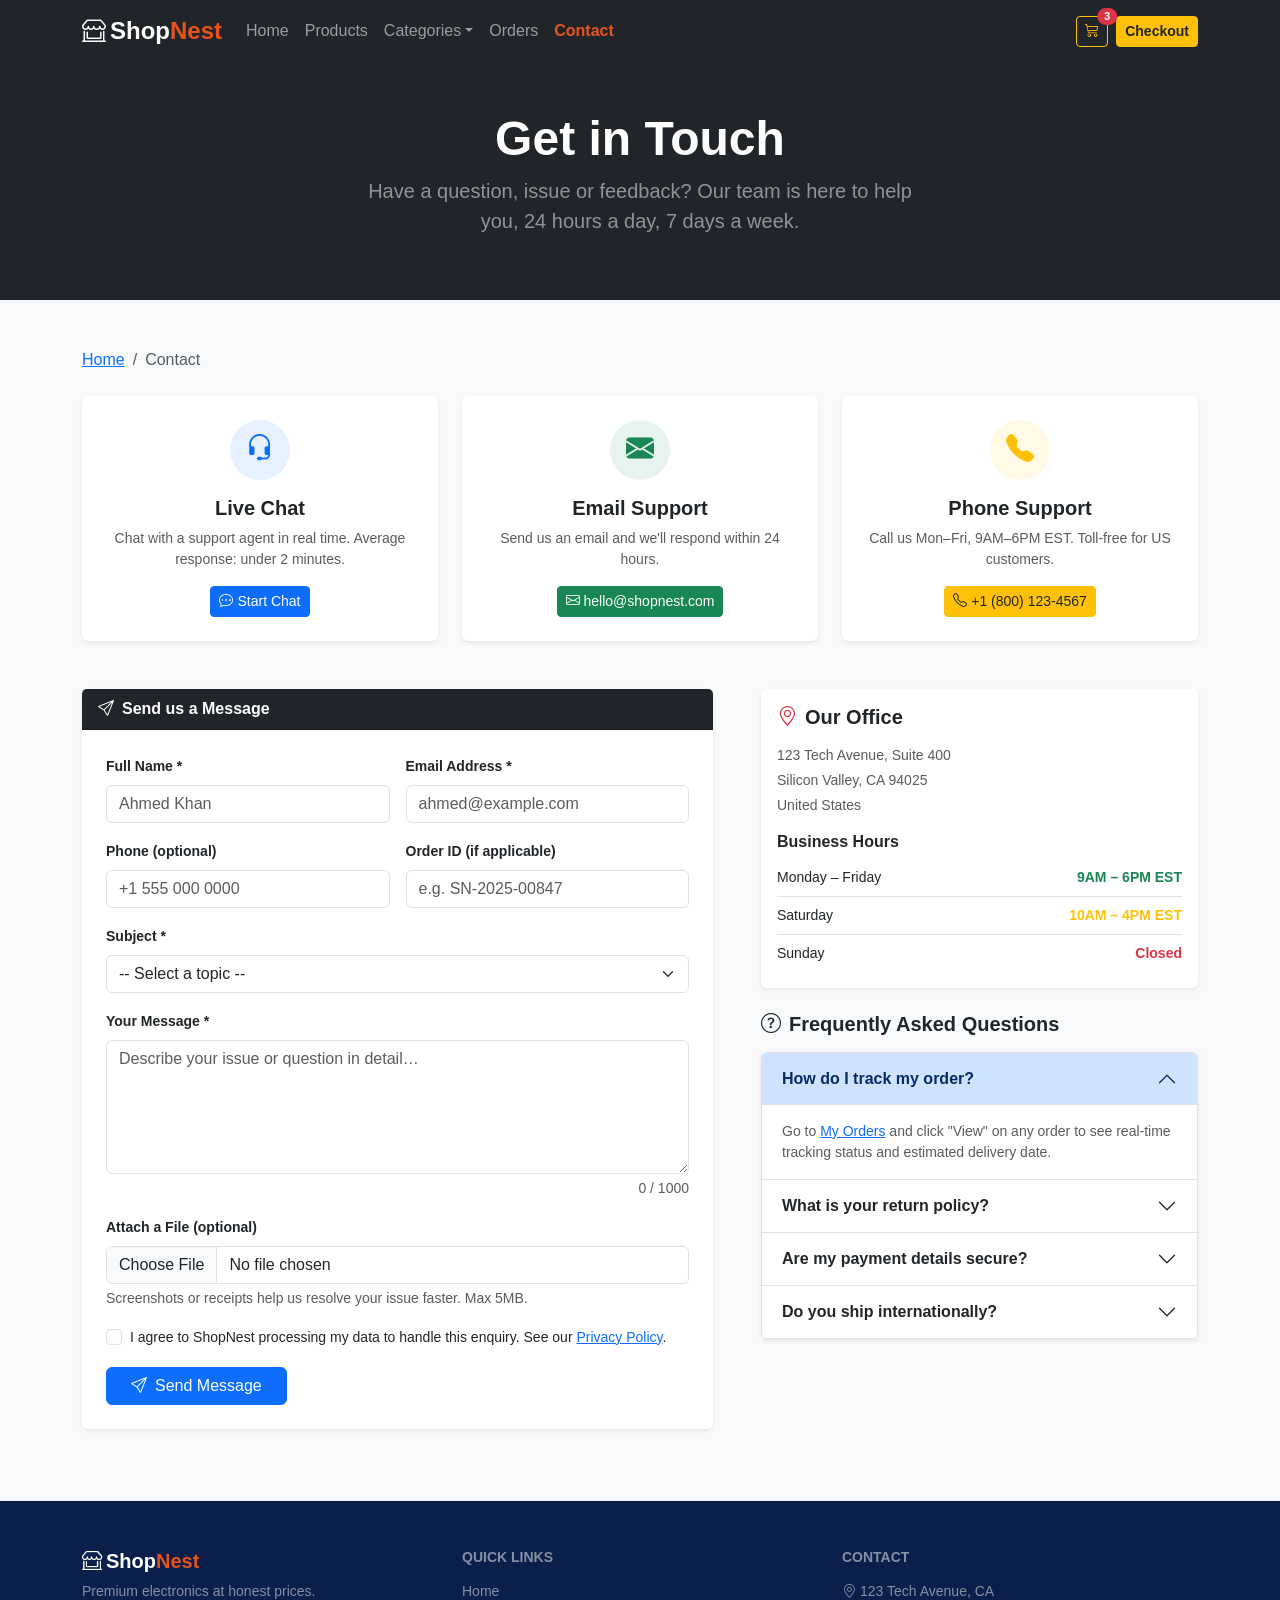
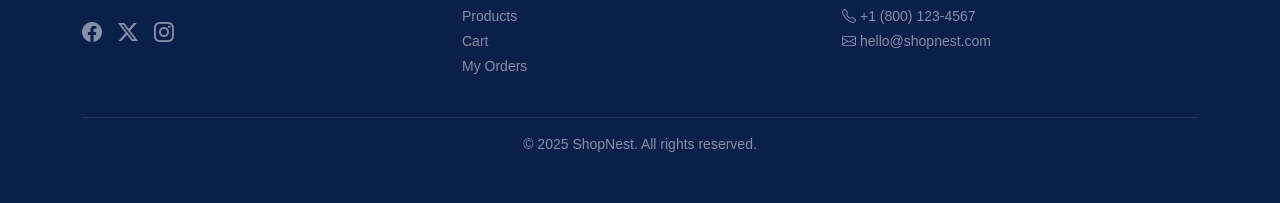
<file: files/contact.html>
<!DOCTYPE html>
<html lang="en">
<head>
  <meta charset="UTF-8" />
  <meta name="viewport" content="width=device-width, initial-scale=1.0" />
  <title>ShopNest – Contact</title>
  <link href="https://cdn.jsdelivr.net/npm/bootstrap@5.3.3/dist/css/bootstrap.min.css" rel="stylesheet" />
  <link href="https://cdn.jsdelivr.net/npm/bootstrap-icons@1.11.3/font/bootstrap-icons.min.css" rel="stylesheet" />
  <style>
    :root { --sn-primary: #0b1f4b; --sn-accent: #e8531d; }
    body { font-family: 'Segoe UI', sans-serif; background: #f8f9fa; }
    .navbar-brand span { color: var(--sn-accent); }
    .navbar .nav-link.active { color: var(--sn-accent) !important; font-weight: 600; }
    footer { background: var(--sn-primary); }
    .contact-icon-card { transition: transform .2s; }
    .contact-icon-card:hover { transform: translateY(-4px); }
    .faq-q { font-weight: 600; }
  </style>
</head>
<body>

  <!-- NAVBAR -->
  <nav class="navbar navbar-expand-lg navbar-dark bg-dark sticky-top shadow-sm">
    <div class="container">
      <a class="navbar-brand fw-bold fs-4" href="index.html">
        <i class="bi bi-shop-window me-1"></i>Shop<span>Nest</span>
      </a>
      <button class="navbar-toggler" type="button" data-bs-toggle="collapse" data-bs-target="#mainNav">
        <span class="navbar-toggler-icon"></span>
      </button>
      <div class="collapse navbar-collapse" id="mainNav">
        <ul class="navbar-nav me-auto mb-2 mb-lg-0">
          <li class="nav-item"><a class="nav-link" href="index.html">Home</a></li>
          <li class="nav-item"><a class="nav-link" href="products.html">Products</a></li>
          <li class="nav-item dropdown">
            <a class="nav-link dropdown-toggle" href="#" data-bs-toggle="dropdown">Categories</a>
            <ul class="dropdown-menu">
              <li><a class="dropdown-item" href="products.html">Laptops</a></li>
              <li><a class="dropdown-item" href="products.html">Smartphones</a></li>
              <li><a class="dropdown-item" href="products.html">Accessories</a></li>
            </ul>
          </li>
          <li class="nav-item"><a class="nav-link" href="orders.html">Orders</a></li>
          <li class="nav-item"><a class="nav-link active" href="contact.html">Contact</a></li>
        </ul>
        <a href="cart.html" class="btn btn-outline-warning btn-sm position-relative me-2">
          <i class="bi bi-cart3"></i>
          <span class="position-absolute top-0 start-100 translate-middle badge rounded-pill bg-danger">3</span>
        </a>
        <a href="checkout.html" class="btn btn-sm btn-warning text-dark fw-semibold">Checkout</a>
      </div>
    </div>
  </nav>

  <!-- Page hero -->
  <div class="bg-dark text-white py-5">
    <div class="container text-center">
      <!-- TYPOGRAPHY: display class, lead -->
      <h1 class="display-5 fw-bold mb-2">Get in Touch</h1>
      <p class="lead text-white-50 col-md-6 mx-auto">
        Have a question, issue or feedback? Our team is here to help you, 24 hours a day, 7 days a week.
      </p>
    </div>
  </div>

  <div class="container py-5">

    <!-- BREADCRUMB -->
    <nav aria-label="breadcrumb" class="mb-4">
      <ol class="breadcrumb">
        <li class="breadcrumb-item"><a href="index.html">Home</a></li>
        <li class="breadcrumb-item active" aria-current="page">Contact</li>
      </ol>
    </nav>

    <!-- ============================================================
         CONTACT CHANNEL CARDS — with icons
         COMPONENT: CARDS + ICONS
         ============================================================ -->
    <div class="row g-4 mb-5">
      <div class="col-md-4">
        <div class="card h-100 border-0 shadow-sm text-center contact-icon-card">
          <div class="card-body p-4">
            <div class="rounded-circle bg-primary bg-opacity-10 d-inline-flex align-items-center justify-content-center mb-3" style="width:60px;height:60px">
              <i class="bi bi-headset fs-3 text-primary"></i>
            </div>
            <h5 class="fw-semibold">Live Chat</h5>
            <p class="text-muted small">Chat with a support agent in real time. Average response: under 2 minutes.</p>
            <a href="#" class="btn btn-primary btn-sm">
              <i class="bi bi-chat-dots me-1"></i>Start Chat
            </a>
          </div>
        </div>
      </div>
      <div class="col-md-4">
        <div class="card h-100 border-0 shadow-sm text-center contact-icon-card">
          <div class="card-body p-4">
            <div class="rounded-circle bg-success bg-opacity-10 d-inline-flex align-items-center justify-content-center mb-3" style="width:60px;height:60px">
              <i class="bi bi-envelope-fill fs-3 text-success"></i>
            </div>
            <h5 class="fw-semibold">Email Support</h5>
            <p class="text-muted small">Send us an email and we'll respond within 24 hours.</p>
            <a href="mailto:hello@shopnest.com" class="btn btn-success btn-sm">
              <i class="bi bi-envelope me-1"></i>hello@shopnest.com
            </a>
          </div>
        </div>
      </div>
      <div class="col-md-4">
        <div class="card h-100 border-0 shadow-sm text-center contact-icon-card">
          <div class="card-body p-4">
            <div class="rounded-circle bg-warning bg-opacity-10 d-inline-flex align-items-center justify-content-center mb-3" style="width:60px;height:60px">
              <i class="bi bi-telephone-fill fs-3 text-warning"></i>
            </div>
            <h5 class="fw-semibold">Phone Support</h5>
            <p class="text-muted small">Call us Mon–Fri, 9AM–6PM EST. Toll-free for US customers.</p>
            <a href="tel:+18001234567" class="btn btn-warning text-dark btn-sm">
              <i class="bi bi-telephone me-1"></i>+1 (800) 123-4567
            </a>
          </div>
        </div>
      </div>
    </div>

    <div class="row g-5">

      <!-- LEFT: Contact form -->
      <div class="col-lg-7">
        <div class="card border-0 shadow-sm">
          <div class="card-header bg-dark text-white fw-semibold">
            <i class="bi bi-send me-2"></i>Send us a Message
          </div>
          <div class="card-body p-4">

            <!-- COMPONENT: FORM (full contact form with validation states) -->
            <form id="contactForm" novalidate>
              <div class="row g-3">
                <div class="col-md-6">
                  <label for="cName" class="form-label fw-semibold small">Full Name *</label>
                  <input type="text" class="form-control" id="cName" placeholder="Ahmed Khan" required />
                  <div class="invalid-feedback">Please enter your full name.</div>
                </div>
                <div class="col-md-6">
                  <label for="cEmail" class="form-label fw-semibold small">Email Address *</label>
                  <input type="email" class="form-control" id="cEmail" placeholder="ahmed@example.com" required />
                  <div class="invalid-feedback">Please enter a valid email.</div>
                </div>
                <div class="col-md-6">
                  <label for="cPhone" class="form-label fw-semibold small">Phone (optional)</label>
                  <input type="tel" class="form-control" id="cPhone" placeholder="+1 555 000 0000" />
                </div>
                <div class="col-md-6">
                  <label for="cOrderId" class="form-label fw-semibold small">Order ID (if applicable)</label>
                  <input type="text" class="form-control" id="cOrderId" placeholder="e.g. SN-2025-00847" />
                </div>
                <div class="col-12">
                  <label for="cSubject" class="form-label fw-semibold small">Subject *</label>
                  <select class="form-select" id="cSubject" required>
                    <option value="">-- Select a topic --</option>
                    <option>Order enquiry</option>
                    <option>Return / Refund</option>
                    <option>Technical support</option>
                    <option>Payment issue</option>
                    <option>Product information</option>
                    <option>Other</option>
                  </select>
                  <div class="invalid-feedback">Please select a subject.</div>
                </div>
                <div class="col-12">
                  <label for="cMessage" class="form-label fw-semibold small">Your Message *</label>
                  <textarea class="form-control" id="cMessage" rows="5"
                            placeholder="Describe your issue or question in detail…" required></textarea>
                  <div class="invalid-feedback">Please write your message.</div>
                  <div class="form-text text-end" id="charCount">0 / 1000</div>
                </div>
                <!-- File attachment -->
                <div class="col-12">
                  <label for="cFile" class="form-label fw-semibold small">Attach a File (optional)</label>
                  <input type="file" class="form-control" id="cFile" accept="image/*,.pdf" />
                  <div class="form-text">Screenshots or receipts help us resolve your issue faster. Max 5MB.</div>
                </div>
                <!-- Checkbox -->
                <div class="col-12">
                  <div class="form-check">
                    <input class="form-check-input" type="checkbox" id="cConsent" required />
                    <label class="form-check-label small" for="cConsent">
                      I agree to ShopNest processing my data to handle this enquiry.
                      See our <a href="#">Privacy Policy</a>.
                    </label>
                    <div class="invalid-feedback">You must agree before submitting.</div>
                  </div>
                </div>
              </div>
              <button class="btn btn-primary mt-3 px-4" type="submit" onclick="submitForm(event)">
                <i class="bi bi-send me-2"></i>Send Message
              </button>
            </form>
          </div>
        </div>
      </div>

      <!-- RIGHT: Info + FAQ -->
      <div class="col-lg-5">

        <!-- Office info -->
        <div class="card border-0 shadow-sm mb-4">
          <div class="card-body">
            <h5 class="fw-semibold mb-3"><i class="bi bi-geo-alt me-2 text-danger"></i>Our Office</h5>
            <p class="text-muted small mb-1">123 Tech Avenue, Suite 400</p>
            <p class="text-muted small mb-1">Silicon Valley, CA 94025</p>
            <p class="text-muted small mb-3">United States</p>
            <h6 class="fw-semibold mb-2">Business Hours</h6>
            <!-- LIST GROUP in sidebar -->
            <ul class="list-group list-group-flush">
              <li class="list-group-item px-0 d-flex justify-content-between small">
                <span>Monday – Friday</span><span class="text-success fw-semibold">9AM – 6PM EST</span>
              </li>
              <li class="list-group-item px-0 d-flex justify-content-between small">
                <span>Saturday</span><span class="text-warning fw-semibold">10AM – 4PM EST</span>
              </li>
              <li class="list-group-item px-0 d-flex justify-content-between small">
                <span>Sunday</span><span class="text-danger fw-semibold">Closed</span>
              </li>
            </ul>
          </div>
        </div>

        <!-- FAQ: Accordion -->
        <h5 class="fw-semibold mb-3"><i class="bi bi-question-circle me-2"></i>Frequently Asked Questions</h5>
        <div class="accordion shadow-sm" id="faqAccordion">
          <div class="accordion-item">
            <h2 class="accordion-header">
              <button class="accordion-button faq-q" type="button" data-bs-toggle="collapse" data-bs-target="#faq1">
                How do I track my order?
              </button>
            </h2>
            <div id="faq1" class="accordion-collapse collapse show" data-bs-parent="#faqAccordion">
              <div class="accordion-body small text-muted">
                Go to <a href="orders.html">My Orders</a> and click "View" on any order to see real-time tracking status and estimated delivery date.
              </div>
            </div>
          </div>
          <div class="accordion-item">
            <h2 class="accordion-header">
              <button class="accordion-button collapsed faq-q" type="button" data-bs-toggle="collapse" data-bs-target="#faq2">
                What is your return policy?
              </button>
            </h2>
            <div id="faq2" class="accordion-collapse collapse" data-bs-parent="#faqAccordion">
              <div class="accordion-body small text-muted">
                We offer a 30-day no-questions-asked return policy. Items must be in original packaging. Refund is processed within 3–5 business days.
              </div>
            </div>
          </div>
          <div class="accordion-item">
            <h2 class="accordion-header">
              <button class="accordion-button collapsed faq-q" type="button" data-bs-toggle="collapse" data-bs-target="#faq3">
                Are my payment details secure?
              </button>
            </h2>
            <div id="faq3" class="accordion-collapse collapse" data-bs-parent="#faqAccordion">
              <div class="accordion-body small text-muted">
                Yes. All transactions are protected by 256-bit SSL encryption. We never store your card details on our servers.
              </div>
            </div>
          </div>
          <div class="accordion-item">
            <h2 class="accordion-header">
              <button class="accordion-button collapsed faq-q" type="button" data-bs-toggle="collapse" data-bs-target="#faq4">
                Do you ship internationally?
              </button>
            </h2>
            <div id="faq4" class="accordion-collapse collapse" data-bs-parent="#faqAccordion">
              <div class="accordion-body small text-muted">
                Yes! We ship to over 50 countries. International shipping rates and delivery times vary by location and are calculated at checkout.
              </div>
            </div>
          </div>
        </div>

      </div>
    </div>
  </div>

  <!-- TOAST: Success message after form submit -->
  <div class="toast-container position-fixed bottom-0 end-0 p-3">
    <div id="contactToast" class="toast align-items-center text-white bg-success border-0" role="alert">
      <div class="d-flex">
        <div class="toast-body">
          <i class="bi bi-check-circle-fill me-2"></i>
          <strong>Message sent!</strong> We'll get back to you within 24 hours.
        </div>
        <button type="button" class="btn-close btn-close-white me-2 m-auto" data-bs-dismiss="toast"></button>
      </div>
    </div>
  </div>

  <!-- FOOTER -->
  <footer class="text-white py-5 mt-4">
    <div class="container">
      <div class="row g-4">
        <div class="col-md-4">
          <h5 class="fw-bold"><i class="bi bi-shop-window me-1"></i>Shop<span style="color:#e8531d">Nest</span></h5>
          <p class="text-white-50 small mt-2">Premium electronics at honest prices.</p>
          <div class="d-flex gap-3 mt-3">
            <a href="#" class="text-white-50 fs-5"><i class="bi bi-facebook"></i></a>
            <a href="#" class="text-white-50 fs-5"><i class="bi bi-twitter-x"></i></a>
            <a href="#" class="text-white-50 fs-5"><i class="bi bi-instagram"></i></a>
          </div>
        </div>
        <div class="col-md-4">
          <h6 class="text-uppercase small fw-semibold text-white-50 mb-3">Quick Links</h6>
          <ul class="list-unstyled small">
            <li class="mb-1"><a href="index.html" class="text-white-50 text-decoration-none">Home</a></li>
            <li class="mb-1"><a href="products.html" class="text-white-50 text-decoration-none">Products</a></li>
            <li class="mb-1"><a href="cart.html" class="text-white-50 text-decoration-none">Cart</a></li>
            <li class="mb-1"><a href="orders.html" class="text-white-50 text-decoration-none">My Orders</a></li>
          </ul>
        </div>
        <div class="col-md-4">
          <h6 class="text-uppercase small fw-semibold text-white-50 mb-3">Contact</h6>
          <p class="text-white-50 small mb-1"><i class="bi bi-geo-alt me-1"></i>123 Tech Avenue, CA</p>
          <p class="text-white-50 small mb-1"><i class="bi bi-telephone me-1"></i>+1 (800) 123-4567</p>
          <p class="text-white-50 small"><i class="bi bi-envelope me-1"></i>hello@shopnest.com</p>
        </div>
      </div>
      <hr class="border-secondary mt-4" />
      <p class="text-center text-white-50 small mb-0">&copy; 2025 ShopNest. All rights reserved.</p>
    </div>
  </footer>

  <script src="https://cdn.jsdelivr.net/npm/bootstrap@5.3.3/dist/js/bootstrap.bundle.min.js"></script>
  <script>
    // Character counter for message textarea
    document.getElementById('cMessage').addEventListener('input', function() {
      document.getElementById('charCount').textContent = this.value.length + ' / 1000';
    });

    // Form submission + show toast
    function submitForm(e) {
      e.preventDefault();
      const form = document.getElementById('contactForm');
      if (!form.checkValidity()) {
        form.classList.add('was-validated');
        return;
      }
      const toast = new bootstrap.Toast(document.getElementById('contactToast'));
      toast.show();
      form.reset();
      form.classList.remove('was-validated');
      document.getElementById('charCount').textContent = '0 / 1000';
    }
  </script>
</body>
</html>
</file>
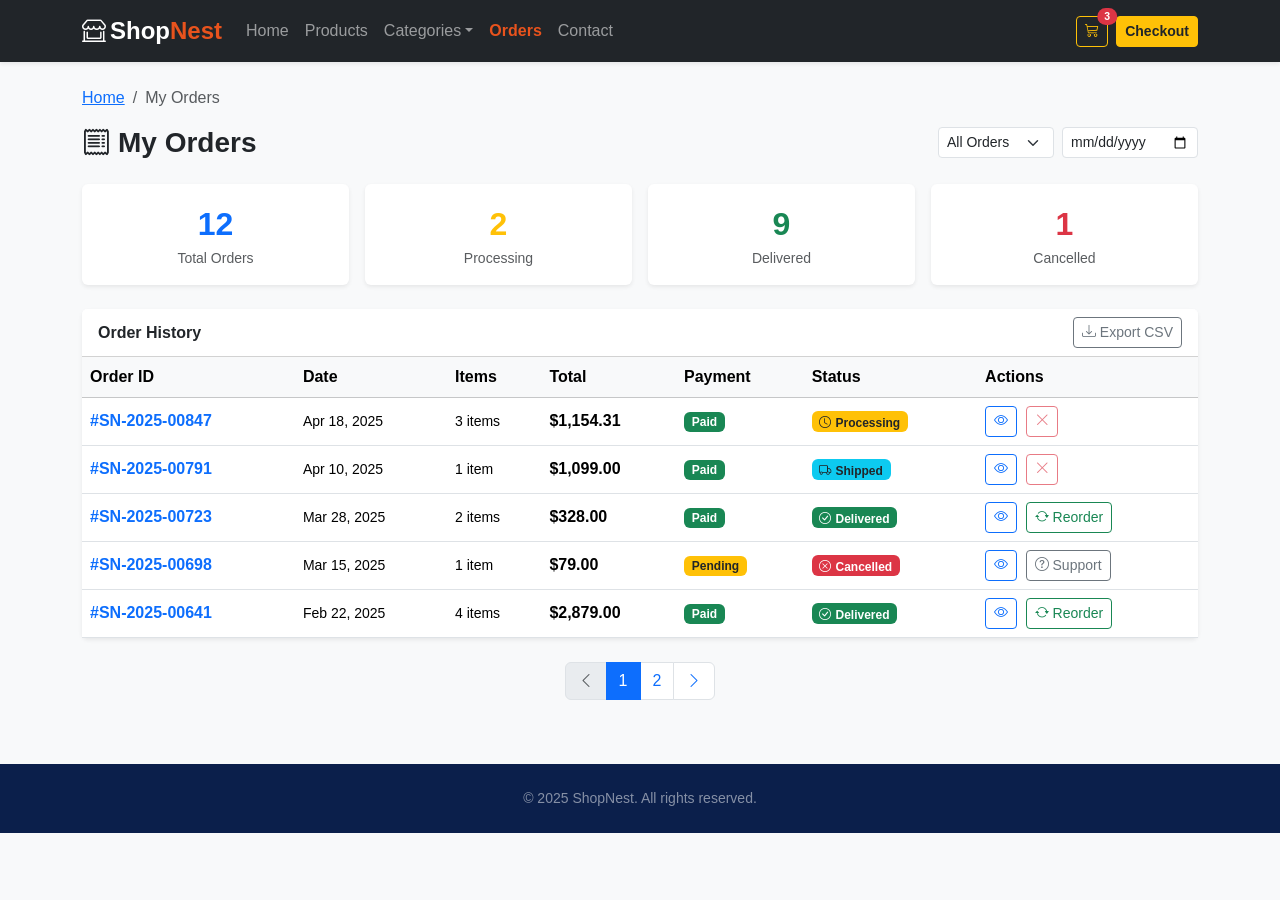
<file: files/orders.html>
<!DOCTYPE html>
<html lang="en">
<head>
  <meta charset="UTF-8" />
  <meta name="viewport" content="width=device-width, initial-scale=1.0" />
  <title>ShopNest – My Orders</title>
  <link href="https://cdn.jsdelivr.net/npm/bootstrap@5.3.3/dist/css/bootstrap.min.css" rel="stylesheet" />
  <link href="https://cdn.jsdelivr.net/npm/bootstrap-icons@1.11.3/font/bootstrap-icons.min.css" rel="stylesheet" />
  <style>
    :root { --sn-primary: #0b1f4b; --sn-accent: #e8531d; }
    body { font-family: 'Segoe UI', sans-serif; background: #f8f9fa; }
    .navbar-brand span { color: var(--sn-accent); }
    .navbar .nav-link.active { color: var(--sn-accent) !important; font-weight: 600; }
    footer { background: var(--sn-primary); }
  </style>
</head>
<body>

  <!-- NAVBAR -->
  <nav class="navbar navbar-expand-lg navbar-dark bg-dark sticky-top shadow-sm">
    <div class="container">
      <a class="navbar-brand fw-bold fs-4" href="index.html">
        <i class="bi bi-shop-window me-1"></i>Shop<span>Nest</span>
      </a>
      <button class="navbar-toggler" type="button" data-bs-toggle="collapse" data-bs-target="#mainNav">
        <span class="navbar-toggler-icon"></span>
      </button>
      <div class="collapse navbar-collapse" id="mainNav">
        <ul class="navbar-nav me-auto mb-2 mb-lg-0">
          <li class="nav-item"><a class="nav-link" href="index.html">Home</a></li>
          <li class="nav-item"><a class="nav-link" href="products.html">Products</a></li>
          <li class="nav-item dropdown">
            <a class="nav-link dropdown-toggle" href="#" data-bs-toggle="dropdown">Categories</a>
            <ul class="dropdown-menu">
              <li><a class="dropdown-item" href="products.html">Laptops</a></li>
              <li><a class="dropdown-item" href="products.html">Smartphones</a></li>
              <li><a class="dropdown-item" href="products.html">Accessories</a></li>
            </ul>
          </li>
          <li class="nav-item"><a class="nav-link active" href="orders.html">Orders</a></li>
          <li class="nav-item"><a class="nav-link" href="contact.html">Contact</a></li>
        </ul>
        <a href="cart.html" class="btn btn-outline-warning btn-sm position-relative me-2">
          <i class="bi bi-cart3"></i>
          <span class="position-absolute top-0 start-100 translate-middle badge rounded-pill bg-danger">3</span>
        </a>
        <a href="checkout.html" class="btn btn-sm btn-warning text-dark fw-semibold">Checkout</a>
      </div>
    </div>
  </nav>

  <div class="container py-4">

    <!-- BREADCRUMB -->
    <nav aria-label="breadcrumb" class="mb-3">
      <ol class="breadcrumb">
        <li class="breadcrumb-item"><a href="index.html">Home</a></li>
        <li class="breadcrumb-item active" aria-current="page">My Orders</li>
      </ol>
    </nav>

    <!-- Page heading + stats row -->
    <div class="d-flex align-items-center justify-content-between mb-4 flex-wrap gap-2">
      <h1 class="fs-3 fw-bold mb-0"><i class="bi bi-receipt me-2"></i>My Orders</h1>
      <div class="d-flex gap-2 flex-wrap">
        <select class="form-select form-select-sm" style="width:auto">
          <option>All Orders</option>
          <option>Processing</option>
          <option>Shipped</option>
          <option>Delivered</option>
          <option>Cancelled</option>
        </select>
        <input type="date" class="form-control form-control-sm" style="width:auto" />
      </div>
    </div>

    <!-- Stats cards row -->
    <div class="row g-3 mb-4">
      <div class="col-6 col-md-3">
        <div class="card border-0 shadow-sm text-center p-3">
          <div class="fs-2 text-primary fw-bold">12</div>
          <p class="small text-muted mb-0">Total Orders</p>
        </div>
      </div>
      <div class="col-6 col-md-3">
        <div class="card border-0 shadow-sm text-center p-3">
          <div class="fs-2 text-warning fw-bold">2</div>
          <p class="small text-muted mb-0">Processing</p>
        </div>
      </div>
      <div class="col-6 col-md-3">
        <div class="card border-0 shadow-sm text-center p-3">
          <div class="fs-2 text-success fw-bold">9</div>
          <p class="small text-muted mb-0">Delivered</p>
        </div>
      </div>
      <div class="col-6 col-md-3">
        <div class="card border-0 shadow-sm text-center p-3">
          <div class="fs-2 text-danger fw-bold">1</div>
          <p class="small text-muted mb-0">Cancelled</p>
        </div>
      </div>
    </div>

    <!-- ============================================================
         COMPONENT: TABLE (Orders history)
         COMPONENT: BADGES (status indicators)
         COMPONENT: MODAL (Order details on View click)
         Bootstrap concept: table-responsive prevents overflow on mobile
         ============================================================ -->
    <div class="card border-0 shadow-sm mb-4">
      <div class="card-header bg-white d-flex justify-content-between align-items-center">
        <h6 class="fw-semibold mb-0">Order History</h6>
        <button class="btn btn-sm btn-outline-secondary">
          <i class="bi bi-download me-1"></i>Export CSV
        </button>
      </div>
      <div class="card-body p-0">
        <div class="table-responsive">
          <table class="table table-hover align-middle mb-0">
            <thead class="table-light">
              <tr>
                <th>Order ID</th>
                <th>Date</th>
                <th>Items</th>
                <th>Total</th>
                <th>Payment</th>
                <th>Status</th>
                <th>Actions</th>
              </tr>
            </thead>
            <tbody>

              <!-- Order rows with various badge states -->
              <tr>
                <td><a href="#" class="text-decoration-none fw-semibold">#SN-2025-00847</a></td>
                <td><small>Apr 18, 2025</small></td>
                <td><small>3 items</small></td>
                <td class="fw-semibold">$1,154.31</td>
                <td><span class="badge bg-success">Paid</span></td>
                <td>
                  <!-- BADGE: Status -->
                  <span class="badge bg-warning text-dark">
                    <i class="bi bi-clock me-1"></i>Processing
                  </span>
                </td>
                <td>
                  <button class="btn btn-sm btn-outline-primary me-1"
                          data-bs-toggle="modal" data-bs-target="#orderModal"
                          onclick="loadOrder('SN-2025-00847', 'Processing')">
                    <i class="bi bi-eye"></i>
                  </button>
                  <button class="btn btn-sm btn-outline-danger" disabled>
                    <i class="bi bi-x-lg"></i>
                  </button>
                </td>
              </tr>

              <tr>
                <td><a href="#" class="text-decoration-none fw-semibold">#SN-2025-00791</a></td>
                <td><small>Apr 10, 2025</small></td>
                <td><small>1 item</small></td>
                <td class="fw-semibold">$1,099.00</td>
                <td><span class="badge bg-success">Paid</span></td>
                <td>
                  <span class="badge bg-info text-dark">
                    <i class="bi bi-truck me-1"></i>Shipped
                  </span>
                </td>
                <td>
                  <button class="btn btn-sm btn-outline-primary me-1"
                          data-bs-toggle="modal" data-bs-target="#orderModal"
                          onclick="loadOrder('SN-2025-00791', 'Shipped')">
                    <i class="bi bi-eye"></i>
                  </button>
                  <button class="btn btn-sm btn-outline-danger" disabled>
                    <i class="bi bi-x-lg"></i>
                  </button>
                </td>
              </tr>

              <tr>
                <td><a href="#" class="text-decoration-none fw-semibold">#SN-2025-00723</a></td>
                <td><small>Mar 28, 2025</small></td>
                <td><small>2 items</small></td>
                <td class="fw-semibold">$328.00</td>
                <td><span class="badge bg-success">Paid</span></td>
                <td>
                  <span class="badge bg-success">
                    <i class="bi bi-check-circle me-1"></i>Delivered
                  </span>
                </td>
                <td>
                  <button class="btn btn-sm btn-outline-primary me-1"
                          data-bs-toggle="modal" data-bs-target="#orderModal"
                          onclick="loadOrder('SN-2025-00723', 'Delivered')">
                    <i class="bi bi-eye"></i>
                  </button>
                  <button class="btn btn-sm btn-outline-success">
                    <i class="bi bi-arrow-repeat me-1"></i>Reorder
                  </button>
                </td>
              </tr>

              <tr>
                <td><a href="#" class="text-decoration-none fw-semibold">#SN-2025-00698</a></td>
                <td><small>Mar 15, 2025</small></td>
                <td><small>1 item</small></td>
                <td class="fw-semibold">$79.00</td>
                <td><span class="badge bg-warning text-dark">Pending</span></td>
                <td>
                  <span class="badge bg-danger">
                    <i class="bi bi-x-circle me-1"></i>Cancelled
                  </span>
                </td>
                <td>
                  <button class="btn btn-sm btn-outline-primary me-1"
                          data-bs-toggle="modal" data-bs-target="#orderModal"
                          onclick="loadOrder('SN-2025-00698', 'Cancelled')">
                    <i class="bi bi-eye"></i>
                  </button>
                  <button class="btn btn-sm btn-outline-secondary">
                    <i class="bi bi-question-circle me-1"></i>Support
                  </button>
                </td>
              </tr>

              <tr>
                <td><a href="#" class="text-decoration-none fw-semibold">#SN-2025-00641</a></td>
                <td><small>Feb 22, 2025</small></td>
                <td><small>4 items</small></td>
                <td class="fw-semibold">$2,879.00</td>
                <td><span class="badge bg-success">Paid</span></td>
                <td>
                  <span class="badge bg-success">
                    <i class="bi bi-check-circle me-1"></i>Delivered
                  </span>
                </td>
                <td>
                  <button class="btn btn-sm btn-outline-primary me-1"
                          data-bs-toggle="modal" data-bs-target="#orderModal"
                          onclick="loadOrder('SN-2025-00641', 'Delivered')">
                    <i class="bi bi-eye"></i>
                  </button>
                  <button class="btn btn-sm btn-outline-success">
                    <i class="bi bi-arrow-repeat me-1"></i>Reorder
                  </button>
                </td>
              </tr>

            </tbody>
          </table>
        </div>
      </div>
    </div>

    <!-- PAGINATION -->
    <nav aria-label="Orders pagination">
      <ul class="pagination justify-content-center">
        <li class="page-item disabled"><a class="page-link" href="#"><i class="bi bi-chevron-left"></i></a></li>
        <li class="page-item active"><a class="page-link" href="#">1</a></li>
        <li class="page-item"><a class="page-link" href="#">2</a></li>
        <li class="page-item"><a class="page-link" href="#"><i class="bi bi-chevron-right"></i></a></li>
      </ul>
    </nav>

  </div>


  <!-- ============================================================
       COMPONENT: MODAL (Order detail popup)
       ============================================================ -->
  <div class="modal fade" id="orderModal" tabindex="-1" aria-hidden="true">
    <div class="modal-dialog modal-lg">
      <div class="modal-content">
        <div class="modal-header bg-dark text-white">
          <h5 class="modal-title">
            <i class="bi bi-receipt me-2"></i>Order Details — <span id="modalOrderId">#SN-2025-00847</span>
          </h5>
          <button type="button" class="btn-close btn-close-white" data-bs-dismiss="modal"></button>
        </div>
        <div class="modal-body">
          <div class="d-flex justify-content-between align-items-center mb-3 flex-wrap gap-2">
            <div>
              <p class="mb-0 small text-muted">Order placed: Apr 18, 2025</p>
              <p class="mb-0 small text-muted">Estimated delivery: Apr 23, 2025</p>
            </div>
            <span id="modalStatus" class="badge bg-warning text-dark fs-6">Processing</span>
          </div>

          <!-- Order items table inside modal -->
          <table class="table table-sm table-bordered">
            <thead class="table-light"><tr><th>Product</th><th>Qty</th><th>Price</th><th>Total</th></tr></thead>
            <tbody>
              <tr><td>ProBook Laptop 15"</td><td>1</td><td>$899.00</td><td>$899.00</td></tr>
              <tr><td>Sony WH-1000XM6</td><td>1</td><td>$279.00</td><td>$279.00</td></tr>
              <tr><td>MechKey RGB Keyboard</td><td>2</td><td>$79.00</td><td>$158.00</td></tr>
            </tbody>
            <tfoot class="table-light">
              <tr><td colspan="3" class="text-end fw-semibold">Total</td><td class="fw-bold">$1,154.31</td></tr>
            </tfoot>
          </table>

          <!-- Order tracking progress -->
          <h6 class="fw-semibold mt-3 mb-2">Tracking Status</h6>
          <div class="progress mb-2" style="height:10px">
            <div class="progress-bar bg-warning progress-bar-striped progress-bar-animated" style="width:35%"></div>
          </div>
          <div class="d-flex justify-content-between small text-muted">
            <span class="text-success fw-semibold"><i class="bi bi-check-circle me-1"></i>Ordered</span>
            <span class="text-warning fw-semibold"><i class="bi bi-clock me-1"></i>Processing</span>
            <span class="text-muted">Shipped</span>
            <span class="text-muted">Delivered</span>
          </div>
        </div>
        <div class="modal-footer">
          <button class="btn btn-secondary" data-bs-dismiss="modal">Close</button>
          <button class="btn btn-outline-danger btn-sm"><i class="bi bi-headset me-1"></i>Contact Support</button>
        </div>
      </div>
    </div>
  </div>


  <!-- FOOTER -->
  <footer class="text-white py-4 mt-4">
    <div class="container text-center">
      <p class="text-white-50 small mb-0">&copy; 2025 ShopNest. All rights reserved.</p>
    </div>
  </footer>

  <script src="https://cdn.jsdelivr.net/npm/bootstrap@5.3.3/dist/js/bootstrap.bundle.min.js"></script>
  <script>
    function loadOrder(id, status) {
      document.getElementById('modalOrderId').textContent = '#' + id;
      const badge = document.getElementById('modalStatus');
      badge.textContent = status;
      const colours = { Processing:'bg-warning text-dark', Shipped:'bg-info text-dark', Delivered:'bg-success', Cancelled:'bg-danger' };
      badge.className = 'badge fs-6 ' + (colours[status] || 'bg-secondary');
    }
  </script>
</body>
</html>
</file>
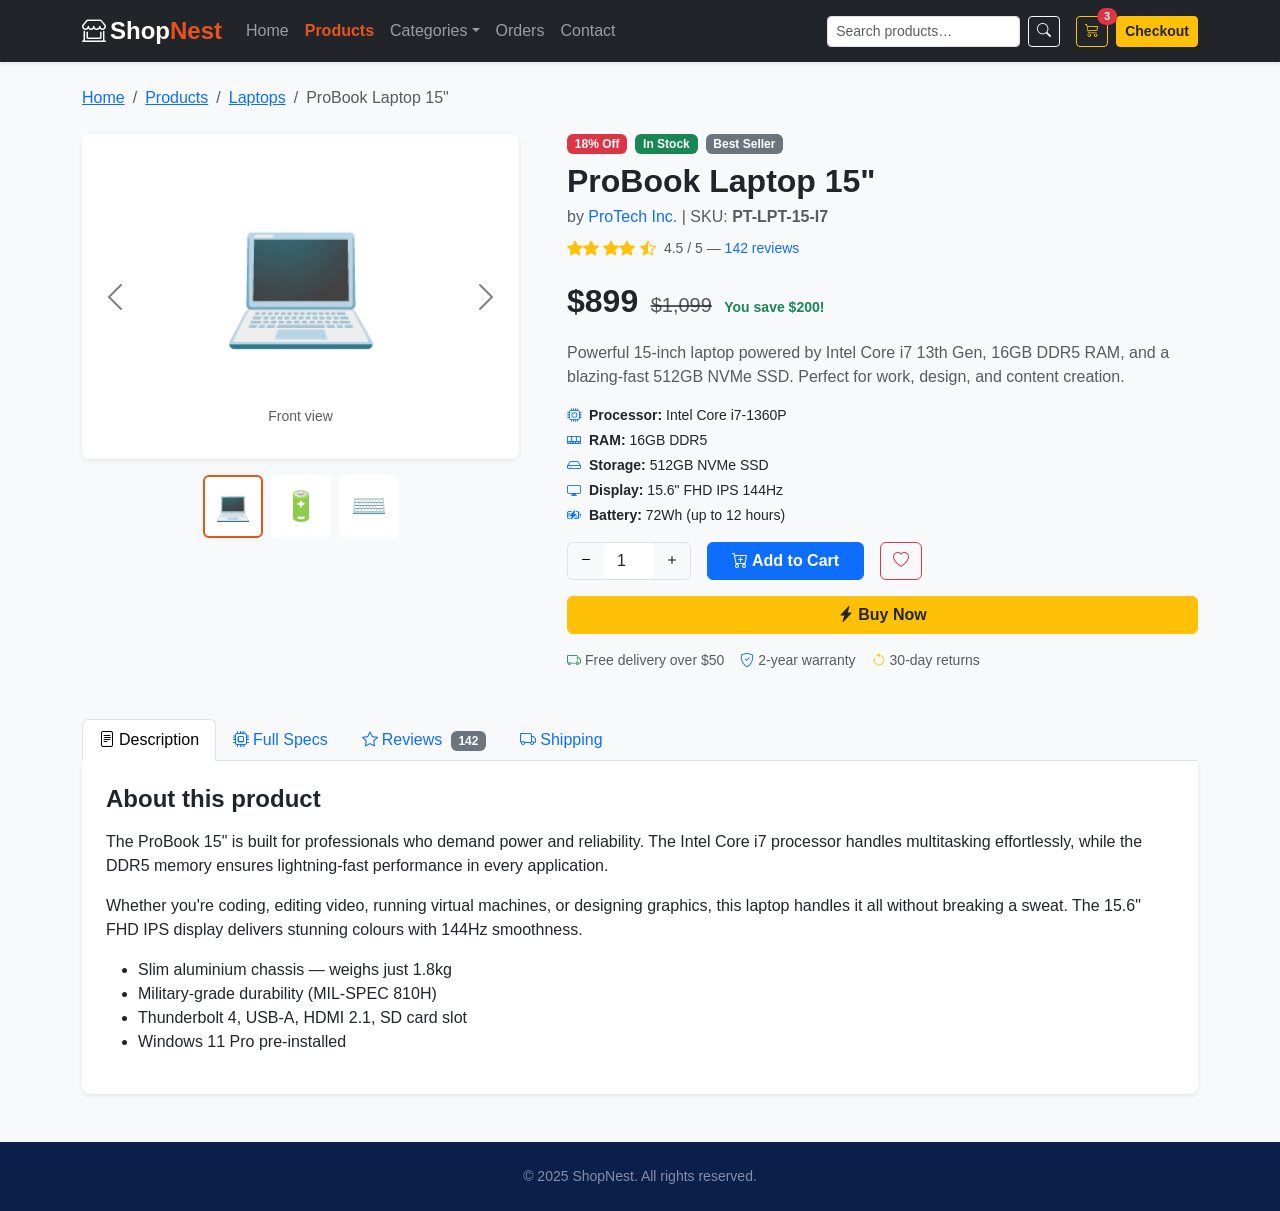
<file: files/product-detail.html>
<!DOCTYPE html>
<html lang="en">
<head>
  <meta charset="UTF-8" />
  <meta name="viewport" content="width=device-width, initial-scale=1.0" />
  <title>ShopNest – Product Detail</title>
  <link href="https://cdn.jsdelivr.net/npm/bootstrap@5.3.3/dist/css/bootstrap.min.css" rel="stylesheet" />
  <link href="https://cdn.jsdelivr.net/npm/bootstrap-icons@1.11.3/font/bootstrap-icons.min.css" rel="stylesheet" />
  <style>
    :root { --sn-primary: #0b1f4b; --sn-accent: #e8531d; }
    body { font-family: 'Segoe UI', sans-serif; background: #f8f9fa; }
    .navbar-brand span { color: var(--sn-accent); }
    .navbar .nav-link.active { color: var(--sn-accent) !important; font-weight: 600; }
    footer { background: var(--sn-primary); }
    .thumb-img { cursor: pointer; border: 2px solid transparent; border-radius: 8px; transition: border-color .2s; }
    .thumb-img.active, .thumb-img:hover { border-color: var(--sn-accent); }
    .qty-btn { width: 36px; height: 36px; padding: 0; }
  </style>
</head>
<body>

  <!-- NAVBAR -->
  <nav class="navbar navbar-expand-lg navbar-dark bg-dark sticky-top shadow-sm">
    <div class="container">
      <a class="navbar-brand fw-bold fs-4" href="index.html">
        <i class="bi bi-shop-window me-1"></i>Shop<span>Nest</span>
      </a>
      <button class="navbar-toggler" type="button" data-bs-toggle="collapse" data-bs-target="#mainNav">
        <span class="navbar-toggler-icon"></span>
      </button>
      <div class="collapse navbar-collapse" id="mainNav">
        <ul class="navbar-nav me-auto mb-2 mb-lg-0">
          <li class="nav-item"><a class="nav-link" href="index.html">Home</a></li>
          <li class="nav-item"><a class="nav-link active" href="products.html">Products</a></li>
          <li class="nav-item dropdown">
            <a class="nav-link dropdown-toggle" href="#" data-bs-toggle="dropdown">Categories</a>
            <ul class="dropdown-menu">
              <li><a class="dropdown-item" href="products.html">Laptops</a></li>
              <li><a class="dropdown-item" href="products.html">Smartphones</a></li>
              <li><a class="dropdown-item" href="products.html">Accessories</a></li>
            </ul>
          </li>
          <li class="nav-item"><a class="nav-link" href="orders.html">Orders</a></li>
          <li class="nav-item"><a class="nav-link" href="contact.html">Contact</a></li>
        </ul>
        <form class="d-flex me-3" role="search">
          <input class="form-control form-control-sm me-2" type="search" placeholder="Search products…" />
          <button class="btn btn-sm btn-outline-light"><i class="bi bi-search"></i></button>
        </form>
        <a href="cart.html" class="btn btn-outline-warning btn-sm position-relative me-2">
          <i class="bi bi-cart3"></i>
          <span class="position-absolute top-0 start-100 translate-middle badge rounded-pill bg-danger">3</span>
        </a>
        <a href="checkout.html" class="btn btn-sm btn-warning text-dark fw-semibold">Checkout</a>
      </div>
    </div>
  </nav>

  <div class="container py-4">

    <!-- BREADCRUMB -->
    <nav aria-label="breadcrumb" class="mb-4">
      <ol class="breadcrumb">
        <li class="breadcrumb-item"><a href="index.html">Home</a></li>
        <li class="breadcrumb-item"><a href="products.html">Products</a></li>
        <li class="breadcrumb-item"><a href="products.html">Laptops</a></li>
        <li class="breadcrumb-item active" aria-current="page">ProBook Laptop 15"</li>
      </ol>
    </nav>

    <div class="row g-5">

      <!-- LEFT: Product image carousel (thumbnail style) -->
      <div class="col-md-5">

        <!-- ============================================================
             COMPONENT: CAROUSEL (Product Image Gallery)
             Same carousel concept as homepage — reused in detail context
             ============================================================ -->
        <div id="productCarousel" class="carousel slide mb-3 bg-white rounded-3 shadow-sm p-3">
          <div class="carousel-inner text-center">
            <div class="carousel-item active">
              <div style="font-size:8rem;padding:2rem 0">💻</div>
              <p class="text-muted small">Front view</p>
            </div>
            <div class="carousel-item">
              <div style="font-size:8rem;padding:2rem 0">🔋</div>
              <p class="text-muted small">Battery & ports</p>
            </div>
            <div class="carousel-item">
              <div style="font-size:8rem;padding:2rem 0">⌨️</div>
              <p class="text-muted small">Keyboard view</p>
            </div>
          </div>
          <button class="carousel-control-prev" type="button" data-bs-target="#productCarousel" data-bs-slide="prev">
            <span class="carousel-control-prev-icon" style="filter:invert(1)"></span>
          </button>
          <button class="carousel-control-next" type="button" data-bs-target="#productCarousel" data-bs-slide="next">
            <span class="carousel-control-next-icon" style="filter:invert(1)"></span>
          </button>
        </div>

        <!-- Thumbnail nav -->
        <div class="d-flex gap-2 justify-content-center">
          <div class="thumb-img active bg-white rounded-2 p-2 text-center" style="width:60px;font-size:1.8rem"
               onclick="document.querySelector('#productCarousel .carousel-item').classList.add('active')">💻</div>
          <div class="thumb-img bg-white rounded-2 p-2 text-center" style="width:60px;font-size:1.8rem">🔋</div>
          <div class="thumb-img bg-white rounded-2 p-2 text-center" style="width:60px;font-size:1.8rem">⌨️</div>
        </div>
      </div>

      <!-- RIGHT: Product info -->
      <div class="col-md-7">
        <!-- TYPOGRAPHY: h1, badges, links -->
        <div class="d-flex align-items-start gap-2 flex-wrap mb-2">
          <span class="badge bg-danger">18% Off</span>
          <span class="badge bg-success">In Stock</span>
          <span class="badge bg-secondary">Best Seller</span>
        </div>

        <h1 class="fs-2 fw-bold mb-1">ProBook Laptop 15"</h1>
        <p class="text-muted mb-2">
          by <a href="#" class="text-decoration-none">ProTech Inc.</a> |
          SKU: <span class="fw-semibold">PT-LPT-15-I7</span>
        </p>

        <!-- Star rating -->
        <div class="d-flex align-items-center gap-2 mb-3">
          <div class="text-warning">
            <i class="bi bi-star-fill"></i><i class="bi bi-star-fill"></i>
            <i class="bi bi-star-fill"></i><i class="bi bi-star-fill"></i>
            <i class="bi bi-star-half"></i>
          </div>
          <span class="small text-muted">4.5 / 5 — <a href="#reviews" class="text-decoration-none">142 reviews</a></span>
        </div>

        <!-- Price -->
        <div class="mb-3">
          <span class="fs-2 fw-bold text-dark">$899</span>
          <del class="text-muted ms-2 fs-5">$1,099</del>
          <span class="text-success ms-2 small fw-semibold">You save $200!</span>
        </div>

        <p class="text-muted mb-3">
          Powerful 15-inch laptop powered by Intel Core i7 13th Gen, 16GB DDR5 RAM,
          and a blazing-fast 512GB NVMe SSD. Perfect for work, design, and content creation.
        </p>

        <!-- Specs quick list -->
        <ul class="list-unstyled small mb-3">
          <li class="mb-1"><i class="bi bi-cpu me-2 text-primary"></i><strong>Processor:</strong> Intel Core i7-1360P</li>
          <li class="mb-1"><i class="bi bi-memory me-2 text-primary"></i><strong>RAM:</strong> 16GB DDR5</li>
          <li class="mb-1"><i class="bi bi-hdd me-2 text-primary"></i><strong>Storage:</strong> 512GB NVMe SSD</li>
          <li class="mb-1"><i class="bi bi-display me-2 text-primary"></i><strong>Display:</strong> 15.6" FHD IPS 144Hz</li>
          <li><i class="bi bi-battery-charging me-2 text-primary"></i><strong>Battery:</strong> 72Wh (up to 12 hours)</li>
        </ul>

        <!-- Quantity + Add to Cart -->
        <div class="d-flex align-items-center gap-3 mb-3 flex-wrap">
          <div class="d-flex align-items-center border rounded-2 overflow-hidden">
            <button class="btn btn-light qty-btn border-0" onclick="changeQty(-1)">
              <i class="bi bi-dash"></i>
            </button>
            <input type="number" id="qty" value="1" min="1" class="form-control border-0 text-center" style="width:50px" />
            <button class="btn btn-light qty-btn border-0" onclick="changeQty(1)">
              <i class="bi bi-plus"></i>
            </button>
          </div>
          <!-- Trigger Toast on Add to Cart -->
          <button class="btn btn-primary px-4 fw-semibold" onclick="showToast()">
            <i class="bi bi-cart-plus me-1"></i>Add to Cart
          </button>
          <button class="btn btn-outline-danger">
            <i class="bi bi-heart"></i>
          </button>
        </div>

        <a href="checkout.html" class="btn btn-warning text-dark fw-semibold w-100 mb-3">
          <i class="bi bi-lightning-charge-fill me-1"></i>Buy Now
        </a>

        <!-- Delivery info -->
        <div class="d-flex gap-3 text-muted small flex-wrap">
          <span><i class="bi bi-truck me-1 text-success"></i>Free delivery over $50</span>
          <span><i class="bi bi-shield-check me-1 text-primary"></i>2-year warranty</span>
          <span><i class="bi bi-arrow-counterclockwise me-1 text-warning"></i>30-day returns</span>
        </div>
      </div>
    </div>

    <!-- ============================================================
         COMPONENT: TABS (Product details / Specs / Reviews)
         Bootstrap concept: data-bs-toggle="tab" links to tab-pane
         ============================================================ -->
    <div class="mt-5">
      <ul class="nav nav-tabs" id="productTabs" role="tablist">
        <li class="nav-item" role="presentation">
          <button class="nav-link active" data-bs-toggle="tab" data-bs-target="#desc" type="button">
            <i class="bi bi-file-text me-1"></i>Description
          </button>
        </li>
        <li class="nav-item" role="presentation">
          <button class="nav-link" data-bs-toggle="tab" data-bs-target="#specs" type="button">
            <i class="bi bi-cpu me-1"></i>Full Specs
          </button>
        </li>
        <li class="nav-item" role="presentation">
          <button class="nav-link" data-bs-toggle="tab" data-bs-target="#reviews" type="button">
            <i class="bi bi-star me-1"></i>Reviews <span class="badge bg-secondary ms-1">142</span>
          </button>
        </li>
        <li class="nav-item" role="presentation">
          <button class="nav-link" data-bs-toggle="tab" data-bs-target="#shipping" type="button">
            <i class="bi bi-truck me-1"></i>Shipping
          </button>
        </li>
      </ul>

      <div class="tab-content bg-white rounded-bottom-3 shadow-sm p-4">
        <!-- Description Tab -->
        <div class="tab-pane fade show active" id="desc">
          <h4 class="fw-semibold mb-3">About this product</h4>
          <p>The ProBook 15" is built for professionals who demand power and reliability. The Intel Core i7 processor handles multitasking effortlessly, while the DDR5 memory ensures lightning-fast performance in every application.</p>
          <p>Whether you're coding, editing video, running virtual machines, or designing graphics, this laptop handles it all without breaking a sweat. The 15.6" FHD IPS display delivers stunning colours with 144Hz smoothness.</p>
          <ul>
            <li>Slim aluminium chassis — weighs just 1.8kg</li>
            <li>Military-grade durability (MIL-SPEC 810H)</li>
            <li>Thunderbolt 4, USB-A, HDMI 2.1, SD card slot</li>
            <li>Windows 11 Pro pre-installed</li>
          </ul>
        </div>

        <!-- Specs Tab -->
        <div class="tab-pane fade" id="specs">
          <h4 class="fw-semibold mb-3">Full Specifications</h4>
          <!-- TABLE inside tab -->
          <table class="table table-bordered table-striped table-hover">
            <tbody>
              <tr><th class="bg-light" style="width:35%">Processor</th><td>Intel Core i7-1360P (12 cores, up to 5.0 GHz)</td></tr>
              <tr><th class="bg-light">RAM</th><td>16GB DDR5 4800MHz (expandable to 64GB)</td></tr>
              <tr><th class="bg-light">Storage</th><td>512GB PCIe Gen 4 NVMe SSD</td></tr>
              <tr><th class="bg-light">Display</th><td>15.6" FHD (1920×1080) IPS, 144Hz, 300 nits</td></tr>
              <tr><th class="bg-light">GPU</th><td>Intel Iris Xe Graphics</td></tr>
              <tr><th class="bg-light">Battery</th><td>72Wh, up to 12 hours, 65W USB-C charging</td></tr>
              <tr><th class="bg-light">Ports</th><td>2× Thunderbolt 4, 2× USB-A 3.2, HDMI 2.1, SD, 3.5mm</td></tr>
              <tr><th class="bg-light">OS</th><td>Windows 11 Pro</td></tr>
              <tr><th class="bg-light">Weight</th><td>1.8 kg (3.97 lbs)</td></tr>
              <tr><th class="bg-light">Warranty</th><td>2 Years International Warranty</td></tr>
            </tbody>
          </table>
        </div>

        <!-- Reviews Tab -->
        <div class="tab-pane fade" id="reviews">
          <h4 class="fw-semibold mb-3">Customer Reviews</h4>
          <!-- Review cards -->
          <div class="card mb-3 border-0 bg-light">
            <div class="card-body">
              <div class="d-flex justify-content-between">
                <strong>Ahmed K.</strong>
                <div class="text-warning small">
                  <i class="bi bi-star-fill"></i><i class="bi bi-star-fill"></i>
                  <i class="bi bi-star-fill"></i><i class="bi bi-star-fill"></i>
                  <i class="bi bi-star-fill"></i>
                </div>
              </div>
              <p class="small text-muted mb-1">Verified Purchase · March 2025</p>
              <p class="mb-0">Absolutely love this laptop! Super fast, great battery life, and the screen is gorgeous.</p>
            </div>
          </div>
          <div class="card mb-3 border-0 bg-light">
            <div class="card-body">
              <div class="d-flex justify-content-between">
                <strong>Sarah M.</strong>
                <div class="text-warning small">
                  <i class="bi bi-star-fill"></i><i class="bi bi-star-fill"></i>
                  <i class="bi bi-star-fill"></i><i class="bi bi-star-fill"></i>
                  <i class="bi bi-star"></i>
                </div>
              </div>
              <p class="small text-muted mb-1">Verified Purchase · February 2025</p>
              <p class="mb-0">Great for design work. Only minor gripe is fan noise under heavy load but nothing deal-breaking.</p>
            </div>
          </div>
          <button class="btn btn-outline-primary btn-sm" data-bs-toggle="modal" data-bs-target="#reviewModal">
            <i class="bi bi-pencil me-1"></i>Write a Review
          </button>
        </div>

        <!-- Shipping Tab -->
        <div class="tab-pane fade" id="shipping">
          <h4 class="fw-semibold mb-3">Shipping & Returns</h4>
          <!-- ACCORDION inside tab -->
          <div class="accordion" id="shipAccordion">
            <div class="accordion-item">
              <h2 class="accordion-header">
                <button class="accordion-button" type="button" data-bs-toggle="collapse" data-bs-target="#ship1">
                  <i class="bi bi-truck me-2"></i>Standard Shipping
                </button>
              </h2>
              <div id="ship1" class="accordion-collapse collapse show" data-bs-parent="#shipAccordion">
                <div class="accordion-body text-muted">
                  Free on orders over $50. Delivered in 3–5 business days via FedEx or UPS.
                </div>
              </div>
            </div>
            <div class="accordion-item">
              <h2 class="accordion-header">
                <button class="accordion-button collapsed" type="button" data-bs-toggle="collapse" data-bs-target="#ship2">
                  <i class="bi bi-lightning me-2"></i>Express Shipping
                </button>
              </h2>
              <div id="ship2" class="accordion-collapse collapse" data-bs-parent="#shipAccordion">
                <div class="accordion-body text-muted">
                  $14.99 flat rate. Delivered in 1–2 business days. Available for orders placed before 2PM EST.
                </div>
              </div>
            </div>
            <div class="accordion-item">
              <h2 class="accordion-header">
                <button class="accordion-button collapsed" type="button" data-bs-toggle="collapse" data-bs-target="#ship3">
                  <i class="bi bi-arrow-counterclockwise me-2"></i>Return Policy
                </button>
              </h2>
              <div id="ship3" class="accordion-collapse collapse" data-bs-parent="#shipAccordion">
                <div class="accordion-body text-muted">
                  30-day hassle-free returns. Item must be in original packaging. Full refund or exchange offered.
                </div>
              </div>
            </div>
          </div>
        </div>
      </div>
    </div>

  </div><!-- end container -->


  <!-- ============================================================
       COMPONENT: MODAL (Write a Review)
       Bootstrap concept: data-bs-toggle="modal" triggers the modal
       ============================================================ -->
  <div class="modal fade" id="reviewModal" tabindex="-1" aria-labelledby="reviewModalLabel" aria-hidden="true">
    <div class="modal-dialog">
      <div class="modal-content">
        <div class="modal-header">
          <h5 class="modal-title" id="reviewModalLabel">
            <i class="bi bi-star me-2"></i>Write a Review
          </h5>
          <button type="button" class="btn-close" data-bs-dismiss="modal"></button>
        </div>
        <div class="modal-body">
          <form>
            <div class="mb-3">
              <label class="form-label fw-semibold">Your Rating</label>
              <div class="d-flex gap-2 fs-4 text-warning">
                <i class="bi bi-star-fill"></i><i class="bi bi-star-fill"></i>
                <i class="bi bi-star-fill"></i><i class="bi bi-star-fill"></i>
                <i class="bi bi-star"></i>
              </div>
            </div>
            <div class="mb-3">
              <label for="reviewTitle" class="form-label fw-semibold">Review Title</label>
              <input type="text" class="form-control" id="reviewTitle" placeholder="Summarise your experience" />
            </div>
            <div class="mb-3">
              <label for="reviewBody" class="form-label fw-semibold">Your Review</label>
              <textarea class="form-control" id="reviewBody" rows="4" placeholder="Tell others what you think…"></textarea>
            </div>
          </form>
        </div>
        <div class="modal-footer">
          <button class="btn btn-secondary" data-bs-dismiss="modal">Cancel</button>
          <button class="btn btn-primary" data-bs-dismiss="modal">
            <i class="bi bi-send me-1"></i>Submit Review
          </button>
        </div>
      </div>
    </div>
  </div>


  <!-- ============================================================
       COMPONENT: TOAST (Add to Cart notification)
       Bootstrap concept: toast auto-hides after delay
       ============================================================ -->
  <div class="toast-container position-fixed bottom-0 end-0 p-3">
    <div id="cartToast" class="toast align-items-center text-white bg-success border-0" role="alert">
      <div class="d-flex">
        <div class="toast-body">
          <i class="bi bi-check-circle me-2"></i>
          <strong>Added to cart!</strong> ProBook Laptop 15" × 1
        </div>
        <button type="button" class="btn-close btn-close-white me-2 m-auto" data-bs-dismiss="toast"></button>
      </div>
    </div>
  </div>

  <!-- FOOTER -->
  <footer class="text-white py-4 mt-4">
    <div class="container text-center">
      <p class="text-white-50 small mb-0">&copy; 2025 ShopNest. All rights reserved.</p>
    </div>
  </footer>

  <script src="https://cdn.jsdelivr.net/npm/bootstrap@5.3.3/dist/js/bootstrap.bundle.min.js"></script>
  <script>
    function changeQty(n) {
      const el = document.getElementById('qty');
      el.value = Math.max(1, parseInt(el.value) + n);
    }
    function showToast() {
      const toast = new bootstrap.Toast(document.getElementById('cartToast'));
      toast.show();
    }
  </script>
</body>
</html>
</file>
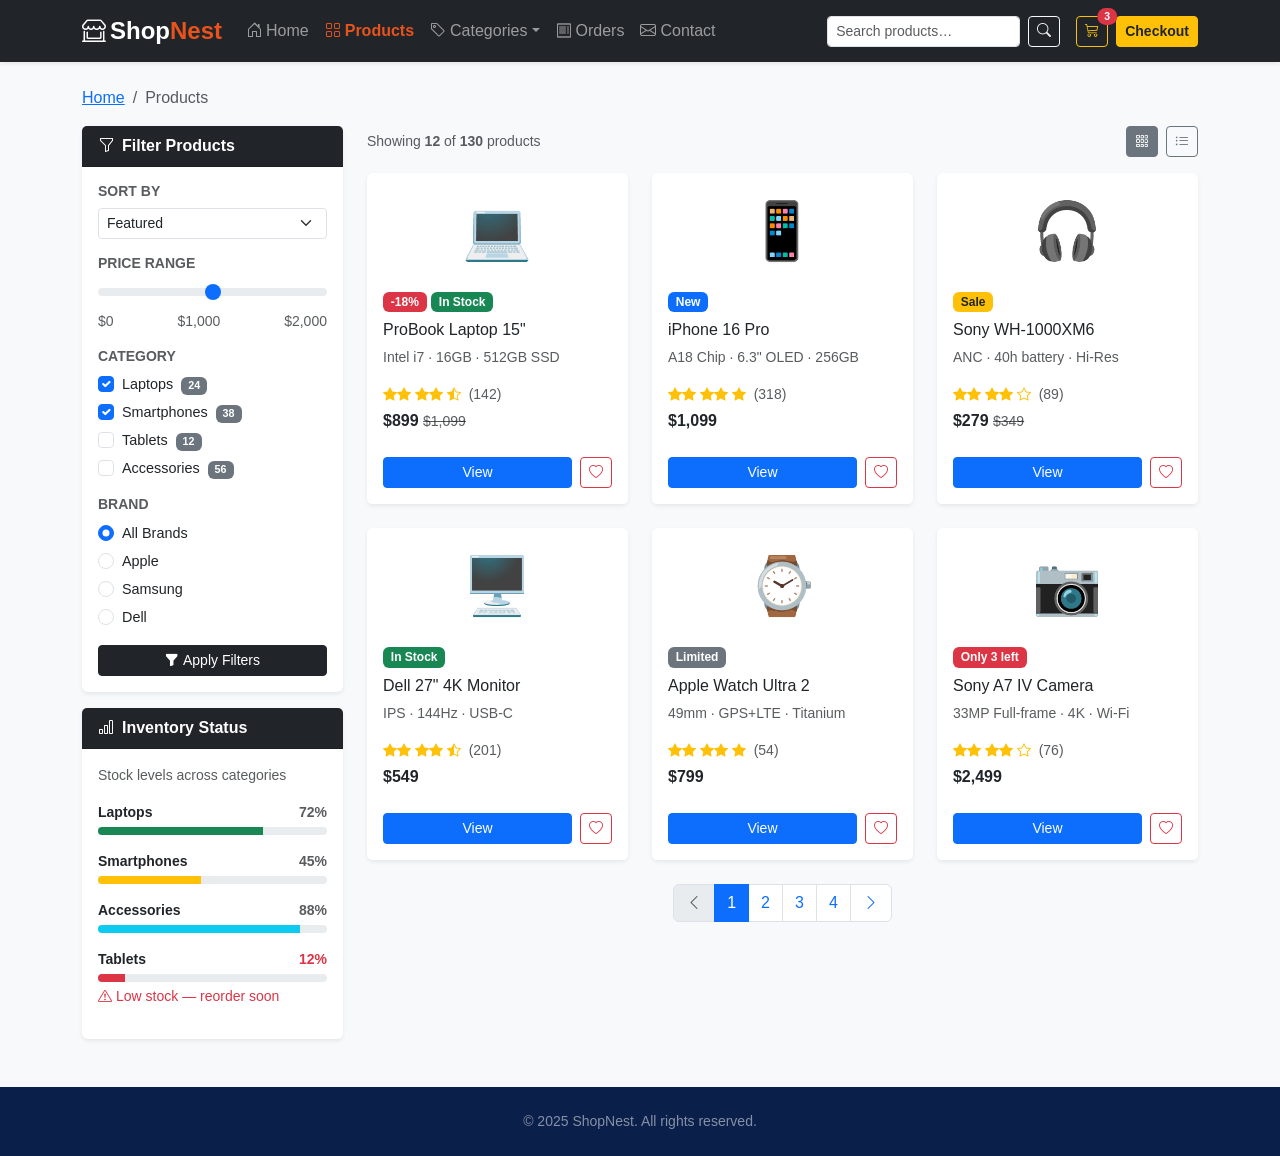
<file: files/products.html>
<!DOCTYPE html>
<html lang="en">
<head>
  <meta charset="UTF-8" />
  <meta name="viewport" content="width=device-width, initial-scale=1.0" />
  <title>ShopNest – Products</title>
  <link href="https://cdn.jsdelivr.net/npm/bootstrap@5.3.3/dist/css/bootstrap.min.css" rel="stylesheet" />
  <link href="https://cdn.jsdelivr.net/npm/bootstrap-icons@1.11.3/font/bootstrap-icons.min.css" rel="stylesheet" />
  <style>
    :root { --sn-primary: #0b1f4b; --sn-accent: #e8531d; }
    body { font-family: 'Segoe UI', sans-serif; background: #f8f9fa; }
    .navbar-brand span { color: var(--sn-accent); }
    .navbar .nav-link.active { color: var(--sn-accent) !important; font-weight: 600; }
    .product-card { transition: transform .2s, box-shadow .2s; }
    .product-card:hover { transform: translateY(-4px); box-shadow: 0 8px 24px rgba(0,0,0,.12); }
    footer { background: var(--sn-primary); }
    .filter-sidebar .form-check-label { font-size: .9rem; }
    .stock-bar { height: 6px; border-radius: 3px; }
  </style>
</head>
<body>

  <!-- NAVBAR (same on every page) -->
  <nav class="navbar navbar-expand-lg navbar-dark bg-dark sticky-top shadow-sm">
    <div class="container">
      <a class="navbar-brand fw-bold fs-4" href="index.html">
        <i class="bi bi-shop-window me-1"></i>Shop<span>Nest</span>
      </a>
      <button class="navbar-toggler" type="button" data-bs-toggle="collapse" data-bs-target="#mainNav">
        <span class="navbar-toggler-icon"></span>
      </button>
      <div class="collapse navbar-collapse" id="mainNav">
        <ul class="navbar-nav me-auto mb-2 mb-lg-0">
          <li class="nav-item"><a class="nav-link" href="index.html"><i class="bi bi-house-door me-1"></i>Home</a></li>
          <li class="nav-item"><a class="nav-link active" href="products.html"><i class="bi bi-grid me-1"></i>Products</a></li>
          <li class="nav-item dropdown">
            <a class="nav-link dropdown-toggle" href="#" data-bs-toggle="dropdown"><i class="bi bi-tag me-1"></i>Categories</a>
            <ul class="dropdown-menu">
              <li><a class="dropdown-item" href="products.html">Laptops</a></li>
              <li><a class="dropdown-item" href="products.html">Smartphones</a></li>
              <li><a class="dropdown-item" href="products.html">Accessories</a></li>
              <li><hr class="dropdown-divider" /></li>
              <li><a class="dropdown-item" href="products.html">All Products</a></li>
            </ul>
          </li>
          <li class="nav-item"><a class="nav-link" href="orders.html"><i class="bi bi-receipt me-1"></i>Orders</a></li>
          <li class="nav-item"><a class="nav-link" href="contact.html"><i class="bi bi-envelope me-1"></i>Contact</a></li>
        </ul>
        <form class="d-flex me-3" role="search">
          <input class="form-control form-control-sm me-2" type="search" placeholder="Search products…" />
          <button class="btn btn-sm btn-outline-light" type="submit"><i class="bi bi-search"></i></button>
        </form>
        <a href="cart.html" class="btn btn-outline-warning btn-sm position-relative me-2">
          <i class="bi bi-cart3"></i>
          <span class="position-absolute top-0 start-100 translate-middle badge rounded-pill bg-danger">3</span>
        </a>
        <a href="checkout.html" class="btn btn-sm btn-warning text-dark fw-semibold">Checkout</a>
      </div>
    </div>
  </nav>

  <div class="container py-4">

    <!-- ============================================================
         COMPONENT: BREADCRUMB — shows user's location in the site
         Bootstrap concept: aria-current="page" marks the active item
         ============================================================ -->
    <nav aria-label="breadcrumb" class="mb-3">
      <ol class="breadcrumb">
        <li class="breadcrumb-item"><a href="index.html">Home</a></li>
        <li class="breadcrumb-item active" aria-current="page">Products</li>
      </ol>
    </nav>

    <div class="row g-4">

      <!-- ============================================================
           SIDEBAR — Filter panel using FORM components
           ============================================================ -->
      <div class="col-lg-3">
        <div class="card shadow-sm border-0">
          <div class="card-header bg-dark text-white fw-semibold">
            <i class="bi bi-funnel me-2"></i>Filter Products
          </div>
          <div class="card-body filter-sidebar">

            <!-- FORM: Select / Dropdown -->
            <h6 class="fw-semibold text-uppercase small text-muted mb-2">Sort By</h6>
            <select class="form-select form-select-sm mb-3">
              <option>Featured</option>
              <option>Price: Low to High</option>
              <option>Price: High to Low</option>
              <option>Newest First</option>
              <option>Best Rated</option>
            </select>

            <!-- FORM: Range input -->
            <h6 class="fw-semibold text-uppercase small text-muted mb-2">Price Range</h6>
            <input type="range" class="form-range mb-1" min="0" max="2000" value="1000" />
            <div class="d-flex justify-content-between small text-muted mb-3">
              <span>$0</span><span>$1,000</span><span>$2,000</span>
            </div>

            <!-- FORM: Checkboxes -->
            <h6 class="fw-semibold text-uppercase small text-muted mb-2">Category</h6>
            <div class="form-check mb-1">
              <input class="form-check-input" type="checkbox" id="cat1" checked />
              <label class="form-check-label" for="cat1">Laptops <span class="badge bg-secondary ms-1">24</span></label>
            </div>
            <div class="form-check mb-1">
              <input class="form-check-input" type="checkbox" id="cat2" checked />
              <label class="form-check-label" for="cat2">Smartphones <span class="badge bg-secondary ms-1">38</span></label>
            </div>
            <div class="form-check mb-1">
              <input class="form-check-input" type="checkbox" id="cat3" />
              <label class="form-check-label" for="cat3">Tablets <span class="badge bg-secondary ms-1">12</span></label>
            </div>
            <div class="form-check mb-3">
              <input class="form-check-input" type="checkbox" id="cat4" />
              <label class="form-check-label" for="cat4">Accessories <span class="badge bg-secondary ms-1">56</span></label>
            </div>

            <!-- FORM: Radio buttons -->
            <h6 class="fw-semibold text-uppercase small text-muted mb-2">Brand</h6>
            <div class="form-check mb-1">
              <input class="form-check-input" type="radio" name="brand" id="b1" checked />
              <label class="form-check-label" for="b1">All Brands</label>
            </div>
            <div class="form-check mb-1">
              <input class="form-check-input" type="radio" name="brand" id="b2" />
              <label class="form-check-label" for="b2">Apple</label>
            </div>
            <div class="form-check mb-1">
              <input class="form-check-input" type="radio" name="brand" id="b3" />
              <label class="form-check-label" for="b3">Samsung</label>
            </div>
            <div class="form-check mb-3">
              <input class="form-check-input" type="radio" name="brand" id="b4" />
              <label class="form-check-label" for="b4">Dell</label>
            </div>

            <button class="btn btn-dark btn-sm w-100">
              <i class="bi bi-funnel-fill me-1"></i>Apply Filters
            </button>
          </div>
        </div>

        <!-- ============================================================
             INVENTORY STOCK PANEL — progress bars per category
             COMPONENT: PROGRESS BAR
             ============================================================ -->
        <div class="card shadow-sm border-0 mt-3">
          <div class="card-header bg-dark text-white fw-semibold">
            <i class="bi bi-bar-chart me-2"></i>Inventory Status
          </div>
          <div class="card-body">
            <p class="small text-muted mb-3">Stock levels across categories</p>
            <p class="small fw-semibold mb-1">Laptops <span class="float-end text-muted">72%</span></p>
            <div class="progress mb-3" style="height:8px">
              <div class="progress-bar bg-success" style="width:72%"></div>
            </div>
            <p class="small fw-semibold mb-1">Smartphones <span class="float-end text-muted">45%</span></p>
            <div class="progress mb-3" style="height:8px">
              <div class="progress-bar bg-warning" style="width:45%"></div>
            </div>
            <p class="small fw-semibold mb-1">Accessories <span class="float-end text-muted">88%</span></p>
            <div class="progress mb-3" style="height:8px">
              <div class="progress-bar bg-info" style="width:88%"></div>
            </div>
            <p class="small fw-semibold mb-1">Tablets <span class="float-end text-danger">12%</span></p>
            <div class="progress mb-1" style="height:8px">
              <div class="progress-bar bg-danger" style="width:12%"></div>
            </div>
            <p class="small text-danger mt-1"><i class="bi bi-exclamation-triangle me-1"></i>Low stock — reorder soon</p>
          </div>
        </div>
      </div>

      <!-- ============================================================
           MAIN PRODUCT GRID
           ============================================================ -->
      <div class="col-lg-9">

        <!-- Toolbar row -->
        <div class="d-flex justify-content-between align-items-center mb-3 flex-wrap gap-2">
          <p class="mb-0 text-muted small">Showing <strong>12</strong> of <strong>130</strong> products</p>
          <div class="d-flex gap-2">
            <button class="btn btn-sm btn-outline-secondary active"><i class="bi bi-grid-3x3-gap"></i></button>
            <button class="btn btn-sm btn-outline-secondary"><i class="bi bi-list-ul"></i></button>
          </div>
        </div>

        <!-- Product Cards Grid -->
        <div class="row row-cols-1 row-cols-sm-2 row-cols-md-3 g-4 mb-4">

          <!-- Product items — 6 cards -->
          <!-- Card 1 -->
          <div class="col">
            <div class="card h-100 product-card border-0 shadow-sm">
              <div class="text-center pt-3" style="font-size:3.5rem">💻</div>
              <div class="card-body">
                <span class="badge bg-danger mb-1">-18%</span>
                <span class="badge bg-success mb-1">In Stock</span>
                <h6 class="card-title mt-1">ProBook Laptop 15"</h6>
                <p class="card-text text-muted small">Intel i7 · 16GB · 512GB SSD</p>
                <div class="text-warning small mb-1">
                  <i class="bi bi-star-fill"></i><i class="bi bi-star-fill"></i>
                  <i class="bi bi-star-fill"></i><i class="bi bi-star-fill"></i>
                  <i class="bi bi-star-half"></i>
                  <span class="text-muted ms-1">(142)</span>
                </div>
                <p class="fw-bold mb-0">$899 <del class="text-muted small fw-normal">$1,099</del></p>
              </div>
              <div class="card-footer bg-white border-0 d-flex gap-2 pb-3">
                <a href="product-detail.html" class="btn btn-primary btn-sm flex-fill">View</a>
                <button class="btn btn-outline-danger btn-sm"><i class="bi bi-heart"></i></button>
              </div>
            </div>
          </div>

          <!-- Card 2 -->
          <div class="col">
            <div class="card h-100 product-card border-0 shadow-sm">
              <div class="text-center pt-3" style="font-size:3.5rem">📱</div>
              <div class="card-body">
                <span class="badge bg-primary mb-1">New</span>
                <h6 class="card-title mt-1">iPhone 16 Pro</h6>
                <p class="card-text text-muted small">A18 Chip · 6.3" OLED · 256GB</p>
                <div class="text-warning small mb-1">
                  <i class="bi bi-star-fill"></i><i class="bi bi-star-fill"></i>
                  <i class="bi bi-star-fill"></i><i class="bi bi-star-fill"></i>
                  <i class="bi bi-star-fill"></i>
                  <span class="text-muted ms-1">(318)</span>
                </div>
                <p class="fw-bold mb-0">$1,099</p>
              </div>
              <div class="card-footer bg-white border-0 d-flex gap-2 pb-3">
                <a href="product-detail.html" class="btn btn-primary btn-sm flex-fill">View</a>
                <button class="btn btn-outline-danger btn-sm"><i class="bi bi-heart"></i></button>
              </div>
            </div>
          </div>

          <!-- Card 3 -->
          <div class="col">
            <div class="card h-100 product-card border-0 shadow-sm">
              <div class="text-center pt-3" style="font-size:3.5rem">🎧</div>
              <div class="card-body">
                <span class="badge bg-warning text-dark mb-1">Sale</span>
                <h6 class="card-title mt-1">Sony WH-1000XM6</h6>
                <p class="card-text text-muted small">ANC · 40h battery · Hi-Res</p>
                <div class="text-warning small mb-1">
                  <i class="bi bi-star-fill"></i><i class="bi bi-star-fill"></i>
                  <i class="bi bi-star-fill"></i><i class="bi bi-star-fill"></i>
                  <i class="bi bi-star"></i>
                  <span class="text-muted ms-1">(89)</span>
                </div>
                <p class="fw-bold mb-0">$279 <del class="text-muted small fw-normal">$349</del></p>
              </div>
              <div class="card-footer bg-white border-0 d-flex gap-2 pb-3">
                <a href="product-detail.html" class="btn btn-primary btn-sm flex-fill">View</a>
                <button class="btn btn-outline-danger btn-sm"><i class="bi bi-heart"></i></button>
              </div>
            </div>
          </div>

          <!-- Card 4 -->
          <div class="col">
            <div class="card h-100 product-card border-0 shadow-sm">
              <div class="text-center pt-3" style="font-size:3.5rem">🖥️</div>
              <div class="card-body">
                <span class="badge bg-success mb-1">In Stock</span>
                <h6 class="card-title mt-1">Dell 27" 4K Monitor</h6>
                <p class="card-text text-muted small">IPS · 144Hz · USB-C</p>
                <div class="text-warning small mb-1">
                  <i class="bi bi-star-fill"></i><i class="bi bi-star-fill"></i>
                  <i class="bi bi-star-fill"></i><i class="bi bi-star-fill"></i>
                  <i class="bi bi-star-half"></i>
                  <span class="text-muted ms-1">(201)</span>
                </div>
                <p class="fw-bold mb-0">$549</p>
              </div>
              <div class="card-footer bg-white border-0 d-flex gap-2 pb-3">
                <a href="product-detail.html" class="btn btn-primary btn-sm flex-fill">View</a>
                <button class="btn btn-outline-danger btn-sm"><i class="bi bi-heart"></i></button>
              </div>
            </div>
          </div>

          <!-- Card 5 -->
          <div class="col">
            <div class="card h-100 product-card border-0 shadow-sm">
              <div class="text-center pt-3" style="font-size:3.5rem">⌚</div>
              <div class="card-body">
                <span class="badge bg-secondary mb-1">Limited</span>
                <h6 class="card-title mt-1">Apple Watch Ultra 2</h6>
                <p class="card-text text-muted small">49mm · GPS+LTE · Titanium</p>
                <div class="text-warning small mb-1">
                  <i class="bi bi-star-fill"></i><i class="bi bi-star-fill"></i>
                  <i class="bi bi-star-fill"></i><i class="bi bi-star-fill"></i>
                  <i class="bi bi-star-fill"></i>
                  <span class="text-muted ms-1">(54)</span>
                </div>
                <p class="fw-bold mb-0">$799</p>
              </div>
              <div class="card-footer bg-white border-0 d-flex gap-2 pb-3">
                <a href="product-detail.html" class="btn btn-primary btn-sm flex-fill">View</a>
                <button class="btn btn-outline-danger btn-sm"><i class="bi bi-heart"></i></button>
              </div>
            </div>
          </div>

          <!-- Card 6 -->
          <div class="col">
            <div class="card h-100 product-card border-0 shadow-sm">
              <div class="text-center pt-3" style="font-size:3.5rem">📷</div>
              <div class="card-body">
                <span class="badge bg-danger mb-1">Only 3 left</span>
                <h6 class="card-title mt-1">Sony A7 IV Camera</h6>
                <p class="card-text text-muted small">33MP Full-frame · 4K · Wi-Fi</p>
                <div class="text-warning small mb-1">
                  <i class="bi bi-star-fill"></i><i class="bi bi-star-fill"></i>
                  <i class="bi bi-star-fill"></i><i class="bi bi-star-fill"></i>
                  <i class="bi bi-star"></i>
                  <span class="text-muted ms-1">(76)</span>
                </div>
                <p class="fw-bold mb-0">$2,499</p>
              </div>
              <div class="card-footer bg-white border-0 d-flex gap-2 pb-3">
                <a href="product-detail.html" class="btn btn-primary btn-sm flex-fill">View</a>
                <button class="btn btn-outline-danger btn-sm"><i class="bi bi-heart"></i></button>
              </div>
            </div>
          </div>

        </div>

        <!-- ============================================================
             COMPONENT: PAGINATION
             Bootstrap concept: aria-label on nav for accessibility
             ============================================================ -->
        <nav aria-label="Product page navigation">
          <ul class="pagination justify-content-center">
            <li class="page-item disabled">
              <a class="page-link" href="#"><i class="bi bi-chevron-left"></i></a>
            </li>
            <li class="page-item active"><a class="page-link" href="#">1</a></li>
            <li class="page-item"><a class="page-link" href="#">2</a></li>
            <li class="page-item"><a class="page-link" href="#">3</a></li>
            <li class="page-item"><a class="page-link" href="#">4</a></li>
            <li class="page-item">
              <a class="page-link" href="#"><i class="bi bi-chevron-right"></i></a>
            </li>
          </ul>
        </nav>

      </div>
    </div>
  </div>

  <!-- FOOTER -->
  <footer class="text-white py-4 mt-4">
    <div class="container text-center">
      <p class="text-white-50 small mb-0">&copy; 2025 ShopNest. All rights reserved.</p>
    </div>
  </footer>

  <script src="https://cdn.jsdelivr.net/npm/bootstrap@5.3.3/dist/js/bootstrap.bundle.min.js"></script>
</body>
</html>
</file>
